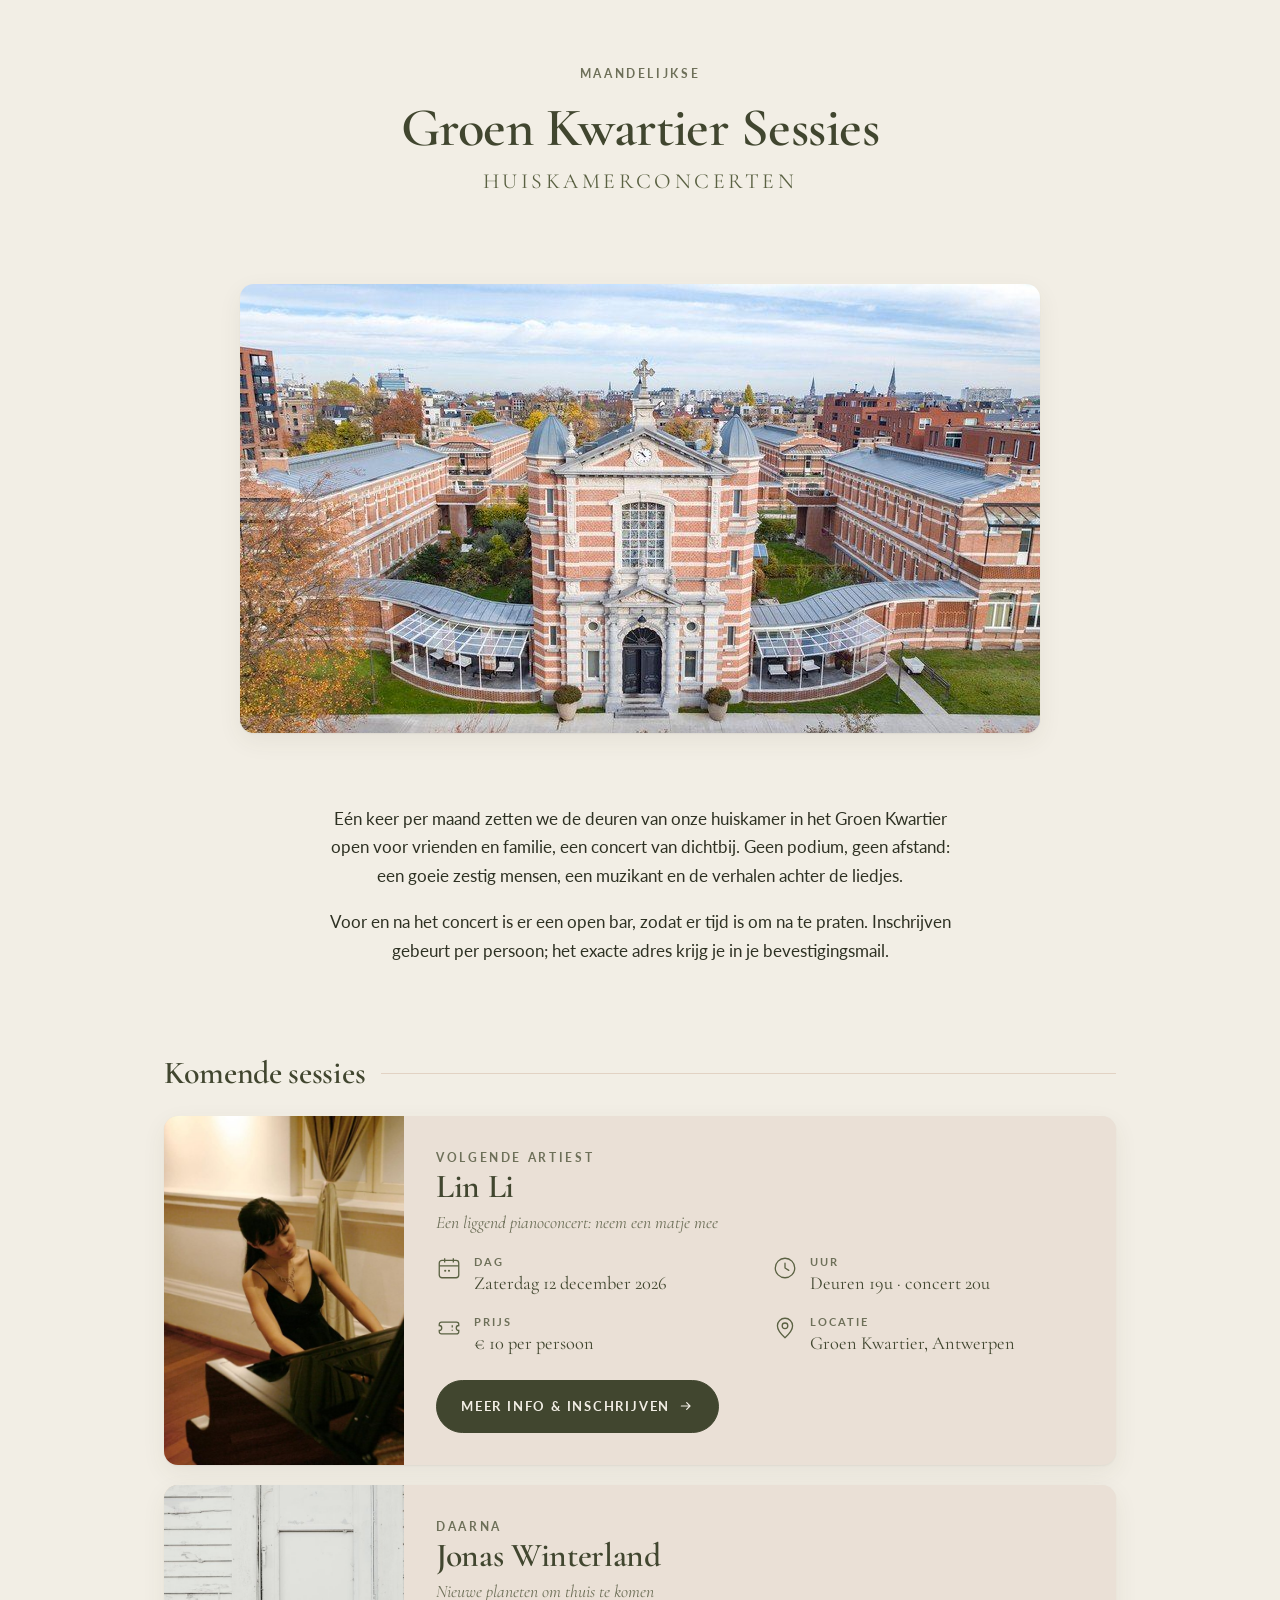
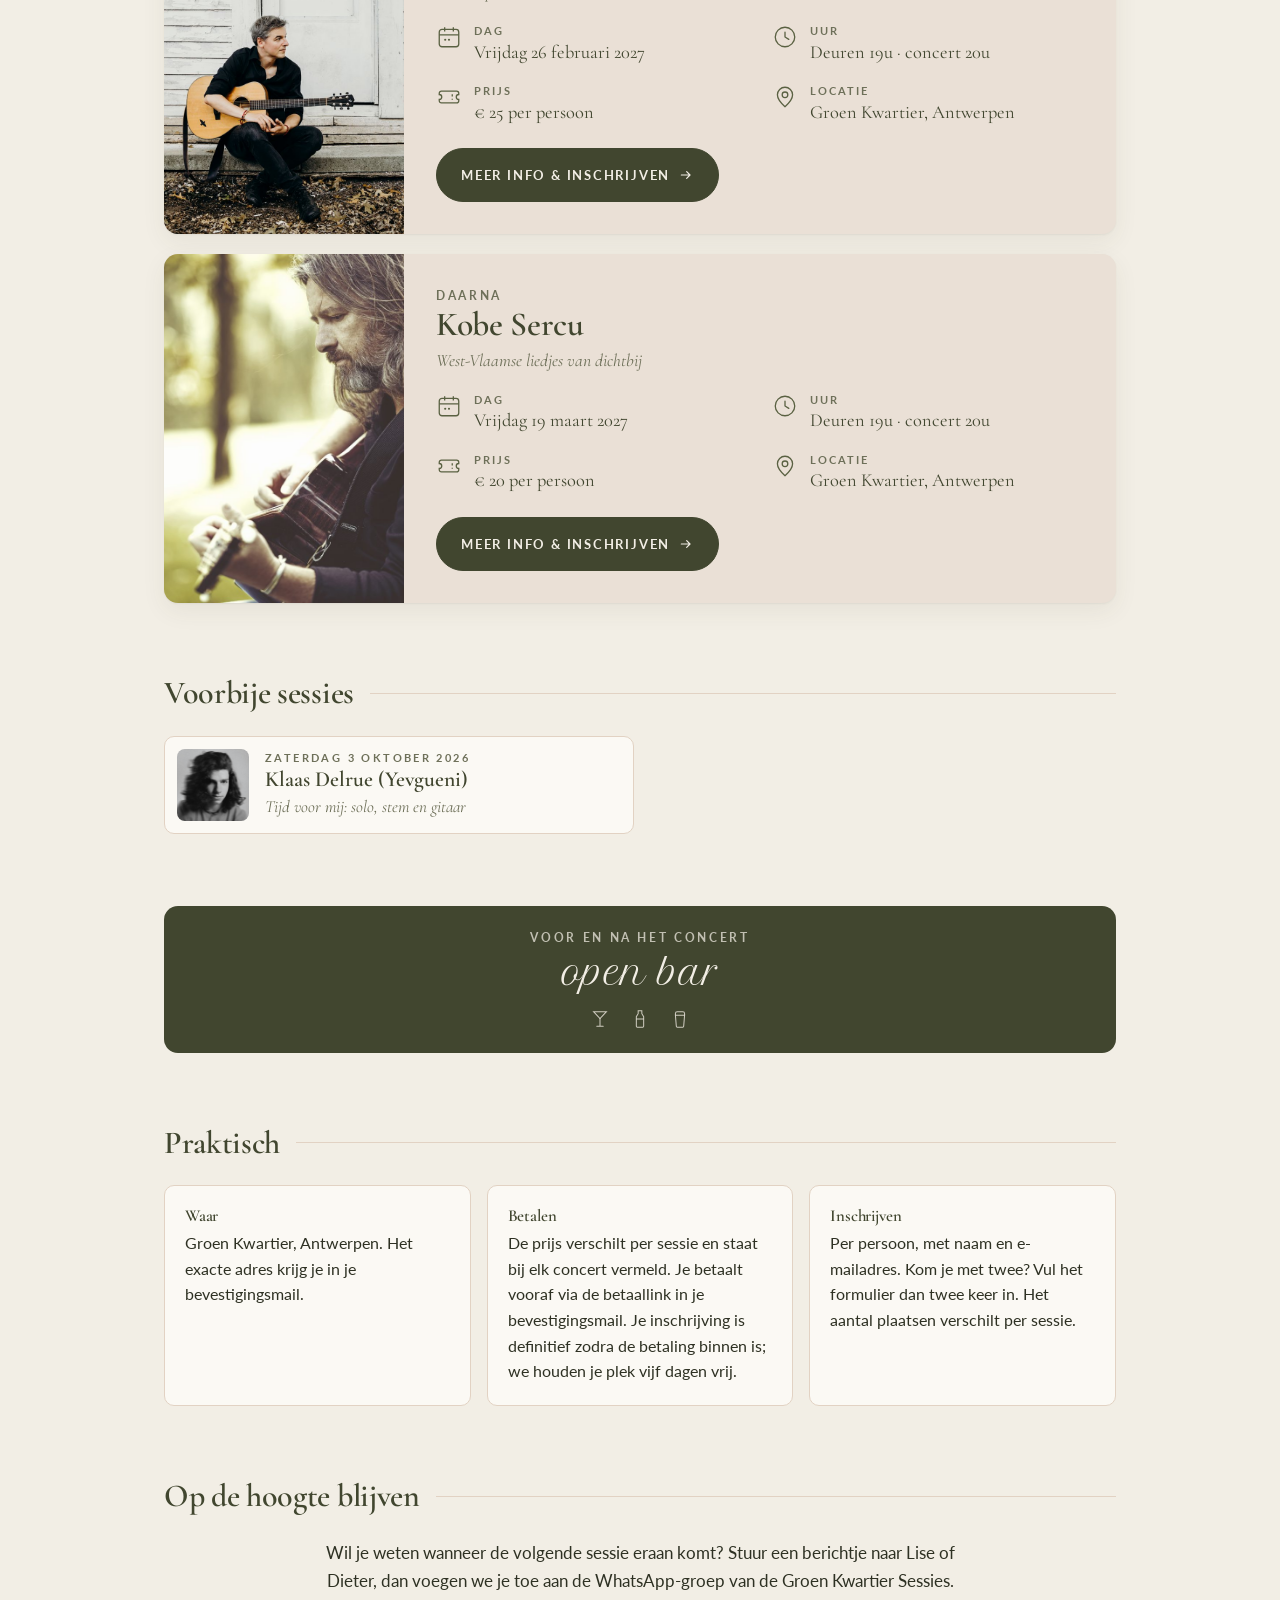
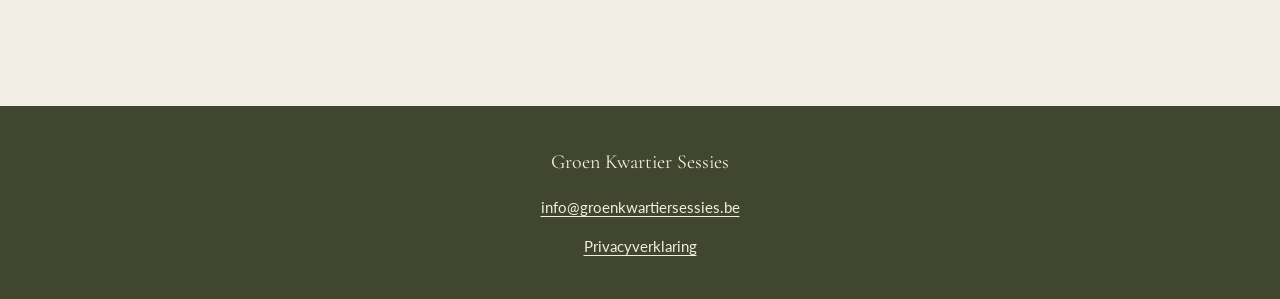
<file: index.html>
<!DOCTYPE html>
<html lang="nl">
<head>
<meta charset="utf-8">
<meta name="viewport" content="width=device-width, initial-scale=1">
<title>Groen Kwartier Sessies — Huiskamerconcerten in Antwerpen</title>
<meta name="description" content="Maandelijkse huiskamerconcerten in het Groen Kwartier, Antwerpen. Dicht bij de muziek. Dicht bij elkaar. Bekijk de komende sessies en schrijf je in.">
<link rel="canonical" href="https://groenkwartiersessies.be/">
<meta property="og:type" content="website">
<meta property="og:title" content="Groen Kwartier Sessies — Huiskamerconcerten">
<meta property="og:description" content="Maandelijkse huiskamerconcerten in het Groen Kwartier, Antwerpen. Dicht bij de muziek. Dicht bij elkaar.">
<meta property="og:url" content="https://groenkwartiersessies.be/">
<meta property="og:image" content="https://groenkwartiersessies.be/img/sfeer/groen-kwartier.jpg">
<meta property="og:locale" content="nl_BE">
<meta name="theme-color" content="#41462F">
<link rel="icon" href="img/favicon.svg" type="image/svg+xml">
<link rel="apple-touch-icon" href="img/favicon.svg">
<link rel="preconnect" href="https://fonts.googleapis.com">
<link rel="preconnect" href="https://fonts.gstatic.com" crossorigin>
<link href="https://fonts.googleapis.com/css2?family=Cormorant+Garamond:ital,wght@0,400;0,600;1,400&family=Lato:wght@400;700&family=Petit+Formal+Script&display=swap" rel="stylesheet">
<link rel="stylesheet" href="css/stijl.css">
</head>
<body>

<header class="sitekop wrap">
  <p class="label">Maandelijkse</p>
  <h1>Groen&nbsp;Kwartier Sessies</h1>
  <p class="ondertitel">Huiskamerconcerten</p>
</header>

<main>

  <!-- Sfeerbeeld van de buurt -->
  <section class="wrap">
    <figure class="sfeerbeeld">
      <img src="img/sfeer/groen-kwartier.jpg" width="800" height="449"
           alt="Luchtfoto van het Groen Kwartier in Antwerpen: het oude militair hospitaal met zijn
                rood-witte bakstenen gevel, de klokkentoren en de glazen serres, met de stad erachter."
           decoding="async">
    </figure>
  </section>

  <!-- Intro -->
  <section class="wrap" aria-labelledby="intro-titel">
    <h2 id="intro-titel" class="visueel-verborgen">Wat zijn de Groen Kwartier Sessies?</h2>
    <div class="intro">
      <p>Eén keer per maand zetten we de deuren van onze huiskamer in het Groen Kwartier open
        voor vrienden en familie, een concert van dichtbij. Geen podium, geen afstand:
        een goeie zestig mensen, een muzikant en de verhalen achter de liedjes.</p>
      <p>Voor en na het concert is er een open bar, zodat er tijd is om na te praten.
        Inschrijven gebeurt per persoon; het exacte adres krijg je in je bevestigingsmail.</p>
    </div>
  </section>

  <!-- Komende sessies -->
  <section class="wrap" aria-labelledby="sessies-titel">
    <div class="kop-met-lijn">
      <h2 id="sessies-titel">Komende sessies</h2>
    </div>

    <div class="sessies">

      <!-- ===== SESSIE: LIN LI ===== -->
      <article class="sessie">
        <div class="sessie-foto">
          <img src="img/artiesten/lin-li-klein.jpg" width="600" height="800"
               alt="Lin Li achter een vleugel in een warm verlichte kamer" loading="lazy" decoding="async">
        </div>
        <div class="sessie-inhoud">
          <p class="label">Volgende artiest</p>
          <h3>Lin Li</h3>
          <p class="sessie-tussentitel">Een liggend pianoconcert: neem een matje mee</p>

          <ul class="details">
            <li>
              <!-- kalender -->
              <svg viewBox="0 0 24 24" fill="none" stroke="currentColor" stroke-width="1.2" aria-hidden="true">
                <rect x="3" y="5" width="18" height="16" rx="2.5"/>
                <path d="M3 10h18M8 3v4M16 3v4"/>
                <circle cx="8.5" cy="14.5" r="1" fill="currentColor" stroke="none"/>
                <circle cx="12" cy="14.5" r="1" fill="currentColor" stroke="none"/>
              </svg>
              <span><span class="dt">Dag</span><span class="dd">Zaterdag 12 december 2026</span></span>
            </li>
            <li>
              <!-- klok -->
              <svg viewBox="0 0 24 24" fill="none" stroke="currentColor" stroke-width="1.2" aria-hidden="true">
                <circle cx="12" cy="12" r="9"/>
                <path d="M12 7.5V12l3.5 2.2" stroke-linecap="round"/>
              </svg>
              <span><span class="dt">Uur</span><span class="dd">Deuren 19u &middot; concert 20u</span></span>
            </li>
            <li>
              <!-- ticket -->
              <svg viewBox="0 0 24 24" fill="none" stroke="currentColor" stroke-width="1.2" aria-hidden="true">
                <path d="M3 8.5A2 2 0 0 1 5 6.5h14a2 2 0 0 1 2 2v1.2a2.3 2.3 0 0 0 0 4.6v1.2a2 2 0 0 1-2 2H5a2 2 0 0 1-2-2v-1.2a2.3 2.3 0 0 0 0-4.6z"/>
                <path d="M15 9.5v5" stroke-dasharray="2 2"/>
              </svg>
              <span><span class="dt">Prijs</span><span class="dd">&euro; 10 per persoon</span></span>
            </li>
            <li>
              <!-- locatie -->
              <svg viewBox="0 0 24 24" fill="none" stroke="currentColor" stroke-width="1.2" aria-hidden="true">
                <path d="M12 21s7-6.2 7-11a7 7 0 1 0-14 0c0 4.8 7 11 7 11z"/>
                <circle cx="12" cy="10" r="2.6"/>
              </svg>
              <span><span class="dt">Locatie</span><span class="dd">Groen Kwartier, Antwerpen</span></span>
            </li>
          </ul>

          <a class="knop" href="sessies/2026-12-12-lin-li.html">
            Meer info &amp; inschrijven
            <svg viewBox="0 0 24 24" width="16" height="16" fill="none" stroke="currentColor" stroke-width="1.8" aria-hidden="true">
              <path d="M5 12h13m0 0-5-5m5 5-5 5" stroke-linecap="round" stroke-linejoin="round"/>
            </svg>
          </a>
        </div>
      </article>
      <!-- ===== EINDE SESSIE ===== -->

      <!-- ===== SESSIE: JONAS WINTERLAND ===== -->
      <article class="sessie">
        <div class="sessie-foto">
          <img src="img/artiesten/winterland%202.jpeg" width="1280" height="960" style="object-position:40% 50%"
               alt="Jonas Winterland met zijn akoestische gitaar voor een witte houten gevel" loading="lazy" decoding="async">
        </div>
        <div class="sessie-inhoud">
          <p class="label">Daarna</p>
          <h3>Jonas Winterland</h3>
          <p class="sessie-tussentitel">Nieuwe planeten om thuis te komen</p>

          <ul class="details">
            <li>
              <!-- kalender -->
              <svg viewBox="0 0 24 24" fill="none" stroke="currentColor" stroke-width="1.2" aria-hidden="true">
                <rect x="3" y="5" width="18" height="16" rx="2.5"/>
                <path d="M3 10h18M8 3v4M16 3v4"/>
                <circle cx="8.5" cy="14.5" r="1" fill="currentColor" stroke="none"/>
                <circle cx="12" cy="14.5" r="1" fill="currentColor" stroke="none"/>
              </svg>
              <span><span class="dt">Dag</span><span class="dd">Vrijdag 26 februari 2027</span></span>
            </li>
            <li>
              <!-- klok -->
              <svg viewBox="0 0 24 24" fill="none" stroke="currentColor" stroke-width="1.2" aria-hidden="true">
                <circle cx="12" cy="12" r="9"/>
                <path d="M12 7.5V12l3.5 2.2" stroke-linecap="round"/>
              </svg>
              <span><span class="dt">Uur</span><span class="dd">Deuren 19u &middot; concert 20u</span></span>
            </li>
            <li>
              <!-- ticket -->
              <svg viewBox="0 0 24 24" fill="none" stroke="currentColor" stroke-width="1.2" aria-hidden="true">
                <path d="M3 8.5A2 2 0 0 1 5 6.5h14a2 2 0 0 1 2 2v1.2a2.3 2.3 0 0 0 0 4.6v1.2a2 2 0 0 1-2 2H5a2 2 0 0 1-2-2v-1.2a2.3 2.3 0 0 0 0-4.6z"/>
                <path d="M15 9.5v5" stroke-dasharray="2 2"/>
              </svg>
              <span><span class="dt">Prijs</span><span class="dd">&euro; 25 per persoon</span></span>
            </li>
            <li>
              <!-- locatie -->
              <svg viewBox="0 0 24 24" fill="none" stroke="currentColor" stroke-width="1.2" aria-hidden="true">
                <path d="M12 21s7-6.2 7-11a7 7 0 1 0-14 0c0 4.8 7 11 7 11z"/>
                <circle cx="12" cy="10" r="2.6"/>
              </svg>
              <span><span class="dt">Locatie</span><span class="dd">Groen Kwartier, Antwerpen</span></span>
            </li>
          </ul>

          <a class="knop" href="sessies/2027-02-26-jonas-winterland.html">
            Meer info &amp; inschrijven
            <svg viewBox="0 0 24 24" width="16" height="16" fill="none" stroke="currentColor" stroke-width="1.8" aria-hidden="true">
              <path d="M5 12h13m0 0-5-5m5 5-5 5" stroke-linecap="round" stroke-linejoin="round"/>
            </svg>
          </a>
        </div>
      </article>
      <!-- ===== EINDE SESSIE ===== -->

      <!-- ===== SESSIE: KOBE SERCU ===== -->
      <article class="sessie">
        <div class="sessie-foto">
          <img src="img/artiesten/kobe-sercu-klein.jpg" width="600" height="800"
               alt="Kobe Sercu speelt op zijn akoestische gitaar, buiten in het groen" loading="lazy" decoding="async">
        </div>
        <div class="sessie-inhoud">
          <p class="label">Daarna</p>
          <h3>Kobe Sercu</h3>
          <p class="sessie-tussentitel">West-Vlaamse liedjes van dichtbij</p>

          <ul class="details">
            <li>
              <!-- kalender -->
              <svg viewBox="0 0 24 24" fill="none" stroke="currentColor" stroke-width="1.2" aria-hidden="true">
                <rect x="3" y="5" width="18" height="16" rx="2.5"/>
                <path d="M3 10h18M8 3v4M16 3v4"/>
                <circle cx="8.5" cy="14.5" r="1" fill="currentColor" stroke="none"/>
                <circle cx="12" cy="14.5" r="1" fill="currentColor" stroke="none"/>
              </svg>
              <span><span class="dt">Dag</span><span class="dd">Vrijdag 19 maart 2027</span></span>
            </li>
            <li>
              <!-- klok -->
              <svg viewBox="0 0 24 24" fill="none" stroke="currentColor" stroke-width="1.2" aria-hidden="true">
                <circle cx="12" cy="12" r="9"/>
                <path d="M12 7.5V12l3.5 2.2" stroke-linecap="round"/>
              </svg>
              <span><span class="dt">Uur</span><span class="dd">Deuren 19u &middot; concert 20u</span></span>
            </li>
            <li>
              <!-- ticket -->
              <svg viewBox="0 0 24 24" fill="none" stroke="currentColor" stroke-width="1.2" aria-hidden="true">
                <path d="M3 8.5A2 2 0 0 1 5 6.5h14a2 2 0 0 1 2 2v1.2a2.3 2.3 0 0 0 0 4.6v1.2a2 2 0 0 1-2 2H5a2 2 0 0 1-2-2v-1.2a2.3 2.3 0 0 0 0-4.6z"/>
                <path d="M15 9.5v5" stroke-dasharray="2 2"/>
              </svg>
              <span><span class="dt">Prijs</span><span class="dd">&euro; 20 per persoon</span></span>
            </li>
            <li>
              <!-- locatie -->
              <svg viewBox="0 0 24 24" fill="none" stroke="currentColor" stroke-width="1.2" aria-hidden="true">
                <path d="M12 21s7-6.2 7-11a7 7 0 1 0-14 0c0 4.8 7 11 7 11z"/>
                <circle cx="12" cy="10" r="2.6"/>
              </svg>
              <span><span class="dt">Locatie</span><span class="dd">Groen Kwartier, Antwerpen</span></span>
            </li>
          </ul>

          <a class="knop" href="sessies/2027-03-19-kobe-sercu.html">
            Meer info &amp; inschrijven
            <svg viewBox="0 0 24 24" width="16" height="16" fill="none" stroke="currentColor" stroke-width="1.8" aria-hidden="true">
              <path d="M5 12h13m0 0-5-5m5 5-5 5" stroke-linecap="round" stroke-linejoin="round"/>
            </svg>
          </a>
        </div>
      </article>
      <!-- ===== EINDE SESSIE ===== -->

    </div>

    <!-- Staat er geen enkele sessie in de agenda? Vervang dan het blok
         hierboven door dit blok:
    <p class="lege-agenda">De volgende sessie wordt binnenkort aangekondigd.</p>
    -->
  </section>

  <!-- Voorbije sessies -->
  <section class="wrap" aria-labelledby="voorbij-titel">
    <div class="kop-met-lijn">
      <h2 id="voorbij-titel">Voorbije sessies</h2>
    </div>

    <div class="voorbij">

      <!-- ===== VOORBIJ: KLAAS ===== -->
      <a class="voorbij-kaart" href="sessies/2026-10-03-klaas.html">
        <img src="img/artiesten/klaas-klein.jpg" width="600" height="800" alt="" loading="lazy" decoding="async">
        <span>
          <span class="label">Zaterdag 3 oktober 2026</span>
          <span class="voorbij-naam">Klaas Delrue (Yevgueni)</span>
          <span class="voorbij-sub">Tijd voor mij: solo, stem en gitaar</span>
        </span>
      </a>

    </div>
  </section>

  <!-- Open bar-balk, zoals onderaan de poster -->
  <section class="wrap">
    <div class="balk">
      <p class="label">Voor en na het concert</p>
      <p class="groot">open bar</p>
      <div class="balk-iconen" aria-hidden="true">
        <svg viewBox="0 0 24 24" fill="none" stroke="currentColor" stroke-width="1.1">
          <path d="M5 4h14l-7 7.5z"/><path d="M12 11.5V20M8.5 20h7" stroke-linecap="round"/>
        </svg>
        <svg viewBox="0 0 24 24" fill="none" stroke="currentColor" stroke-width="1.1">
          <path d="M10 3h4v3.2l2 3.2V20a1 1 0 0 1-1 1H9a1 1 0 0 1-1-1V9.4l2-3.2z"/><path d="M8 12h8"/>
        </svg>
        <svg viewBox="0 0 24 24" fill="none" stroke="currentColor" stroke-width="1.1">
          <path d="M7 8h10l-1 12a1 1 0 0 1-1 1H9a1 1 0 0 1-1-1z"/><path d="M7 8V6a2 2 0 0 1 2-2h6a2 2 0 0 1 2 2v2"/>
        </svg>
      </div>
    </div>
  </section>

  <!-- Praktisch -->
  <section class="wrap" aria-labelledby="praktisch-titel">
    <div class="kop-met-lijn">
      <h2 id="praktisch-titel">Praktisch</h2>
    </div>
    <div class="praktisch">
      <article>
        <h3>Waar</h3>
        <p>Groen Kwartier, Antwerpen. Het exacte adres krijg je in je bevestigingsmail.</p>
      </article>
      <article>
        <h3>Betalen</h3>
        <p>De prijs verschilt per sessie en staat bij elk concert vermeld. Je betaalt vooraf via
          de betaallink in je bevestigingsmail. Je inschrijving is definitief zodra de betaling
          binnen is; we houden je plek vijf dagen vrij.</p>
      </article>
      <article>
        <h3>Inschrijven</h3>
        <p>Per persoon, met naam en e-mailadres. Kom je met twee? Vul het formulier dan
          twee keer in. Het aantal plaatsen verschilt per sessie.</p>
      </article>
    </div>
  </section>

  <!-- Op de hoogte blijven -->
  <section class="wrap" aria-labelledby="hoogte-titel">
    <div class="kop-met-lijn">
      <h2 id="hoogte-titel">Op de hoogte blijven</h2>
    </div>
    <div class="intro">
      <p>Wil je weten wanneer de volgende sessie eraan komt? Stuur een berichtje naar Lise of
        Dieter, dan voegen we je toe aan de WhatsApp-groep van de Groen Kwartier Sessies.</p>
    </div>
  </section>

</main>

<footer class="voet">
  <div class="wrap">
    <p class="voet-titel">Groen Kwartier Sessies</p>
    <p><a href="mailto:info@groenkwartiersessies.be">info@groenkwartiersessies.be</a></p>
    <p><a href="privacy.html">Privacyverklaring</a></p>
  </div>
</footer>

</body>
</html>
</file>
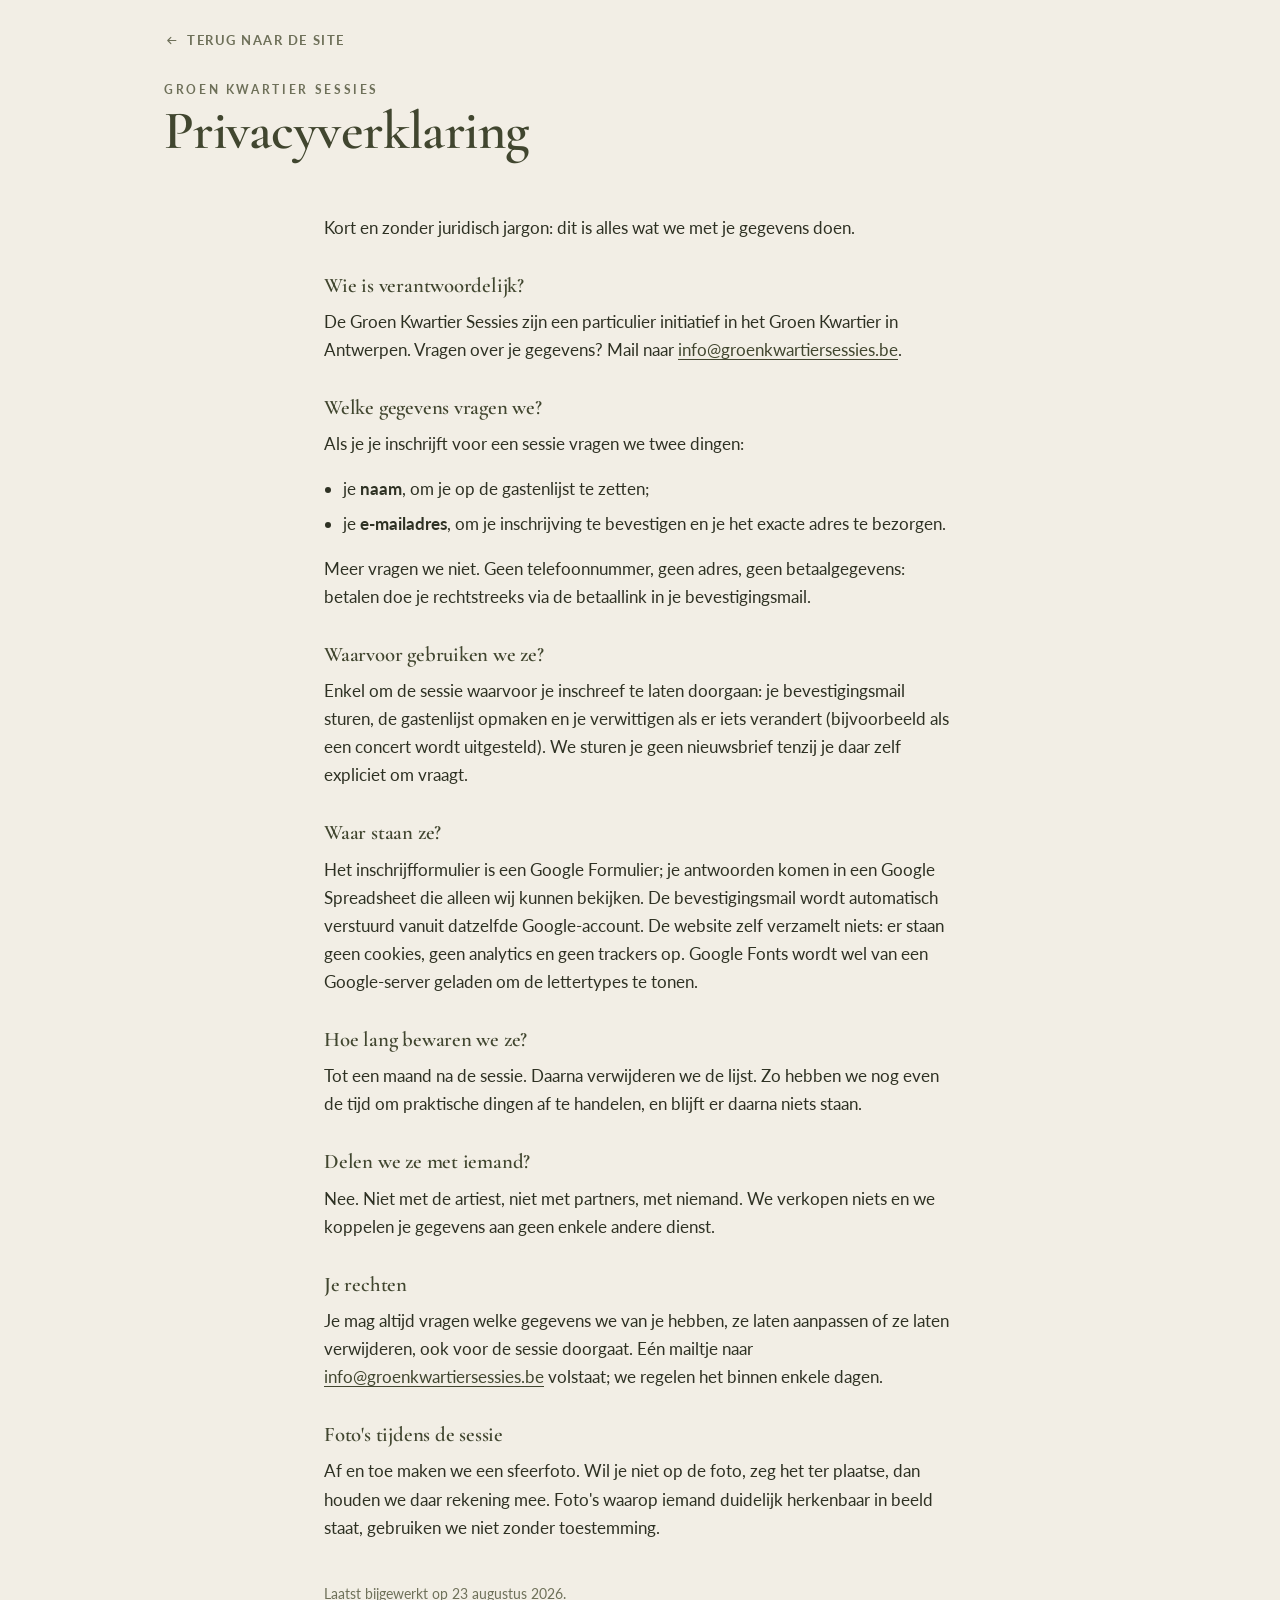
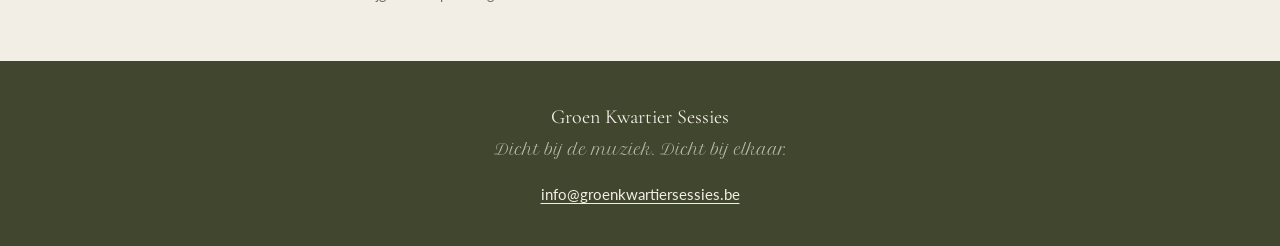
<file: privacy.html>
<!DOCTYPE html>
<html lang="nl">
<head>
<meta charset="utf-8">
<meta name="viewport" content="width=device-width, initial-scale=1">
<title>Privacyverklaring | Groen Kwartier Sessies</title>
<meta name="description" content="Hoe de Groen Kwartier Sessies met je gegevens omgaan: welke gegevens we vragen, waarvoor, hoe lang we ze bewaren en hoe je ze laat verwijderen.">
<meta name="robots" content="noindex, follow">
<link rel="canonical" href="https://groenkwartiersessies.be/privacy.html">
<meta name="theme-color" content="#41462F">
<link rel="icon" href="img/favicon.svg" type="image/svg+xml">
<link rel="apple-touch-icon" href="img/favicon.svg">
<link rel="preconnect" href="https://fonts.googleapis.com">
<link rel="preconnect" href="https://fonts.gstatic.com" crossorigin>
<link href="https://fonts.googleapis.com/css2?family=Cormorant+Garamond:ital,wght@0,400;0,600;1,400&family=Lato:wght@400;700&family=Petit+Formal+Script&display=swap" rel="stylesheet">
<link rel="stylesheet" href="css/stijl.css">
</head>
<body>

<div class="wrap" style="padding-top:1.75rem">
  <a class="knop knop--terug" href="index.html">
    <svg viewBox="0 0 24 24" width="15" height="15" fill="none" stroke="currentColor" stroke-width="1.8" aria-hidden="true">
      <path d="M19 12H6m0 0 5-5m-5 5 5 5" stroke-linecap="round" stroke-linejoin="round"/>
    </svg>
    Terug naar de site
  </a>
</div>

<header class="wrap event-kop">
  <p class="label">Groen Kwartier Sessies</p>
  <h1>Privacyverklaring</h1>
</header>

<main class="wrap tekstpagina">

  <p>Kort en zonder juridisch jargon: dit is alles wat we met je gegevens doen.</p>

  <h2>Wie is verantwoordelijk?</h2>
  <p>De Groen Kwartier Sessies zijn een particulier initiatief in het Groen Kwartier in Antwerpen.
    Vragen over je gegevens? Mail naar
    <a href="mailto:info@groenkwartiersessies.be">info@groenkwartiersessies.be</a>.</p>

  <h2>Welke gegevens vragen we?</h2>
  <p>Als je je inschrijft voor een sessie vragen we twee dingen:</p>
  <ul>
    <li>je <strong>naam</strong>, om je op de gastenlijst te zetten;</li>
    <li>je <strong>e-mailadres</strong>, om je inschrijving te bevestigen en je het exacte adres
      te bezorgen.</li>
  </ul>
  <p>Meer vragen we niet. Geen telefoonnummer, geen adres, geen betaalgegevens: betalen doe je
    rechtstreeks via de betaallink in je bevestigingsmail.</p>

  <h2>Waarvoor gebruiken we ze?</h2>
  <p>Enkel om de sessie waarvoor je inschreef te laten doorgaan: je bevestigingsmail sturen,
    de gastenlijst opmaken en je verwittigen als er iets verandert (bijvoorbeeld als een concert
    wordt uitgesteld). We sturen je geen nieuwsbrief tenzij je daar zelf expliciet om vraagt.</p>

  <h2>Waar staan ze?</h2>
  <p>Het inschrijfformulier is een Google Formulier; je antwoorden komen in een Google
    Spreadsheet die alleen wij kunnen bekijken. De bevestigingsmail wordt automatisch verstuurd
    vanuit datzelfde Google-account. De website zelf verzamelt niets: er staan geen cookies,
    geen analytics en geen trackers op. Google Fonts wordt wel van een Google-server geladen om
    de lettertypes te tonen.</p>

  <h2>Hoe lang bewaren we ze?</h2>
  <p>Tot een maand na de sessie. Daarna verwijderen we de lijst. Zo hebben we nog even de tijd om
    praktische dingen af te handelen, en blijft er daarna niets staan.</p>

  <h2>Delen we ze met iemand?</h2>
  <p>Nee. Niet met de artiest, niet met partners, met niemand. We verkopen niets en we koppelen
    je gegevens aan geen enkele andere dienst.</p>

  <h2>Je rechten</h2>
  <p>Je mag altijd vragen welke gegevens we van je hebben, ze laten aanpassen of ze laten
    verwijderen, ook voor de sessie doorgaat. Eén mailtje naar
    <a href="mailto:info@groenkwartiersessies.be">info@groenkwartiersessies.be</a> volstaat;
    we regelen het binnen enkele dagen.</p>

  <h2>Foto's tijdens de sessie</h2>
  <p>Af en toe maken we een sfeerfoto. Wil je niet op de foto, zeg het ter plaatse, dan houden
    we daar rekening mee. Foto's waarop iemand duidelijk herkenbaar in beeld staat, gebruiken we
    niet zonder toestemming.</p>

  <p style="margin-top:2.5rem;font-size:.9rem;color:var(--tekst-zacht)">
    Laatst bijgewerkt op 23 augustus 2026.</p>

</main>

<footer class="voet">
  <div class="wrap">
    <p class="voet-titel">Groen Kwartier Sessies</p>
    <p class="voet-slogan">Dicht bij de muziek. Dicht bij elkaar.</p>
    <p><a href="mailto:info@groenkwartiersessies.be">info@groenkwartiersessies.be</a></p>
  </div>
</footer>

</body>
</html>
</file>
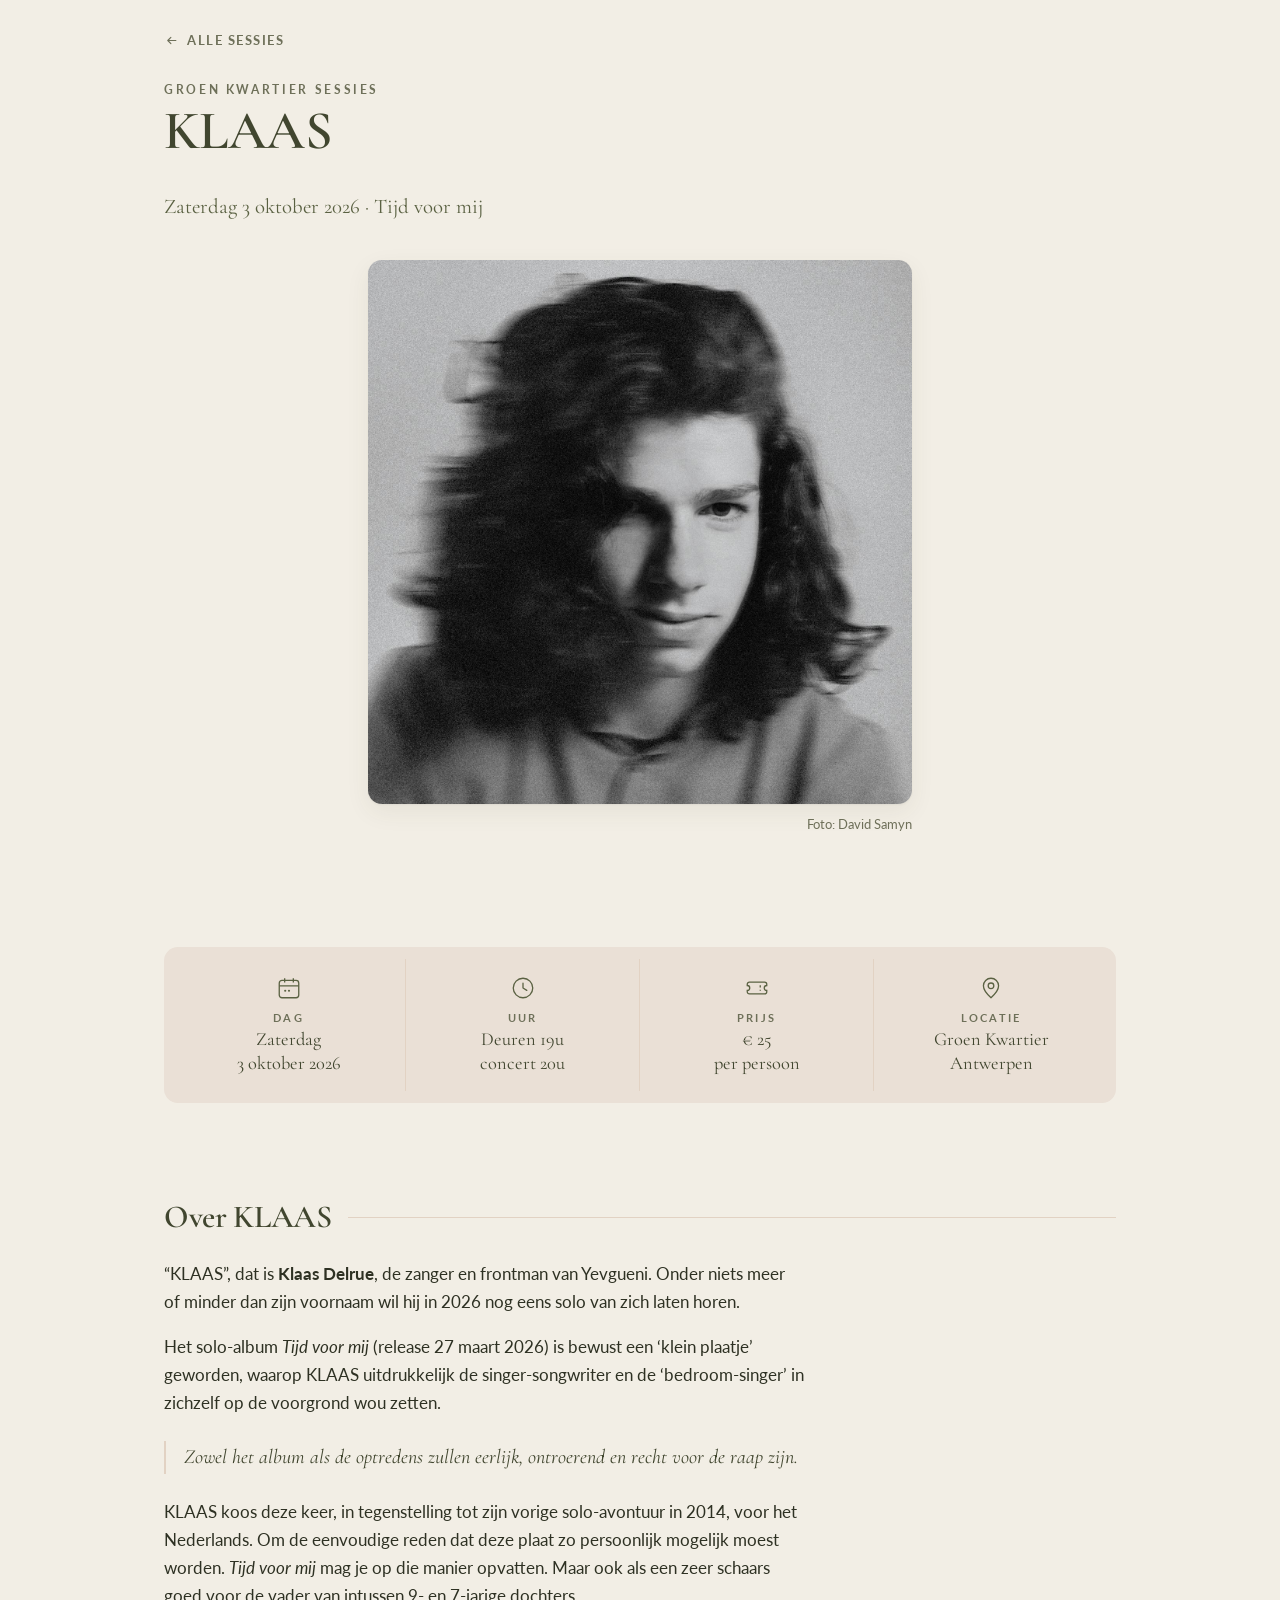
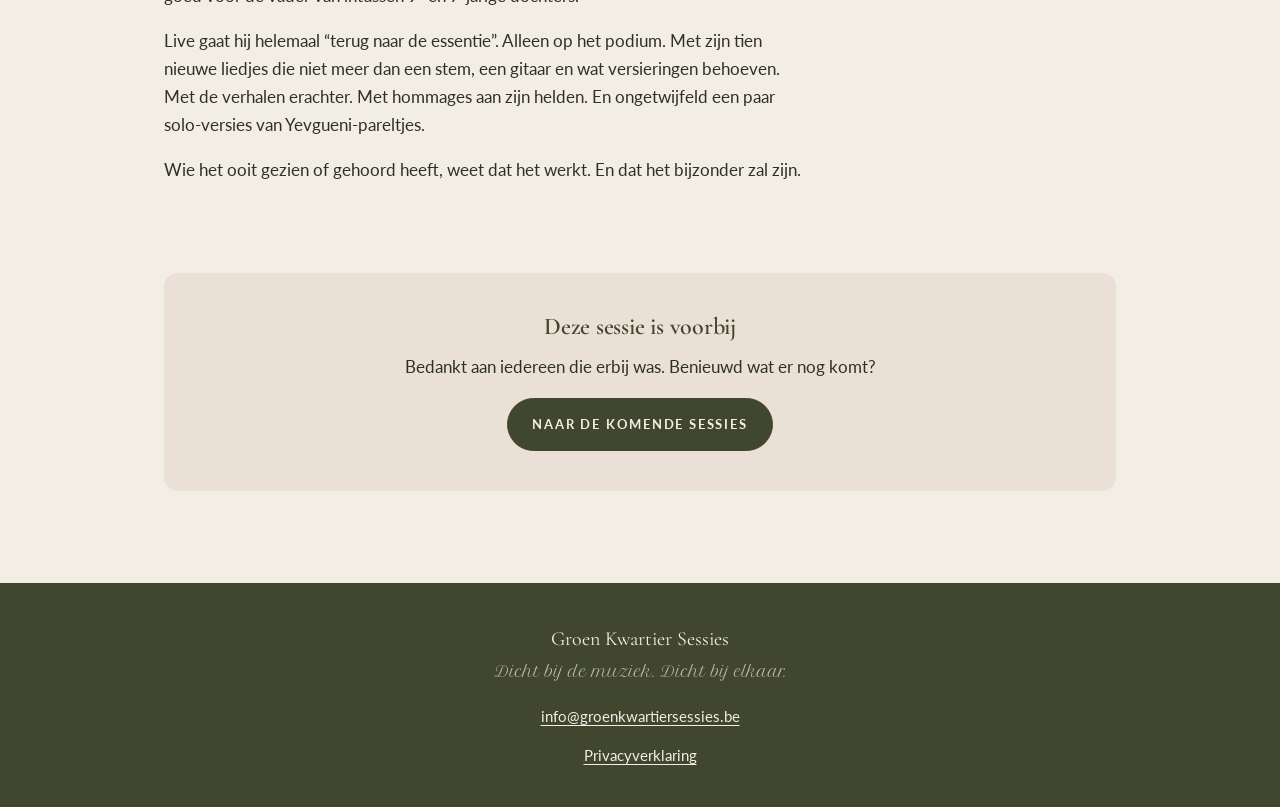
<file: sessies/2026-10-03-klaas.html>
<!DOCTYPE html>
<html lang="nl">
<head>
<meta charset="utf-8">
<meta name="viewport" content="width=device-width, initial-scale=1">
<title>KLAAS — zaterdag 3 oktober 2026 | Groen Kwartier Sessies</title>
<meta name="description" content="KLAAS (Klaas Delrue van Yevgueni) solo in de huiskamer: stem, gitaar en de verhalen achter Tijd voor mij. Zaterdag 3 oktober 2026, Groen Kwartier Antwerpen. € 25.">
<link rel="canonical" href="https://groenkwartiersessies.be/sessies/2026-10-03-klaas.html">
<meta property="og:type" content="article">
<meta property="og:title" content="KLAAS — Groen Kwartier Sessies, 3 oktober 2026">
<meta property="og:description" content="Klaas Delrue solo in de huiskamer: stem, gitaar en de verhalen achter Tijd voor mij.">
<meta property="og:url" content="https://groenkwartiersessies.be/sessies/2026-10-03-klaas.html">
<meta property="og:image" content="https://groenkwartiersessies.be/img/artiesten/klaas.jpg">
<meta property="og:locale" content="nl_BE">
<meta name="theme-color" content="#41462F">
<link rel="icon" href="../img/favicon.svg" type="image/svg+xml">
<link rel="apple-touch-icon" href="../img/favicon.svg">
<link rel="preconnect" href="https://fonts.googleapis.com">
<link rel="preconnect" href="https://fonts.gstatic.com" crossorigin>
<link href="https://fonts.googleapis.com/css2?family=Cormorant+Garamond:ital,wght@0,400;0,600;1,400&family=Lato:wght@400;700&family=Petit+Formal+Script&display=swap" rel="stylesheet">
<link rel="stylesheet" href="../css/stijl.css">
</head>
<body>

<div class="wrap" style="padding-top:1.75rem">
  <a class="knop knop--terug" href="../index.html">
    <svg viewBox="0 0 24 24" width="15" height="15" fill="none" stroke="currentColor" stroke-width="1.8" aria-hidden="true">
      <path d="M19 12H6m0 0 5-5m-5 5 5 5" stroke-linecap="round" stroke-linejoin="round"/>
    </svg>
    Alle sessies
  </a>
</div>

<header class="wrap event-kop">
  <p class="label">Groen Kwartier Sessies</p>
  <h1>KLAAS</h1>
  <p class="datumregel">Zaterdag 3 oktober 2026 &middot; Tijd voor mij</p>
</header>

<main>

  <!-- Artiestfoto -->
  <section class="wrap">
    <figure>
      <div class="artiestfoto">
        <img src="../img/artiesten/klaas.jpg" width="1400" height="1400"
             alt="Zwart-witportret van KLAAS: half verscholen achter zijn haar, één oog gericht op de camera."
             decoding="async">
      </div>
      <figcaption>Foto: David Samyn</figcaption>
    </figure>
  </section>

  <!-- Detailrij -->
  <section class="wrap" aria-labelledby="detail-titel">
    <h2 id="detail-titel" class="visueel-verborgen">Praktische details</h2>
    <ul class="details details--rij">
      <li>
        <svg viewBox="0 0 24 24" fill="none" stroke="currentColor" stroke-width="1.2" aria-hidden="true">
          <rect x="3" y="5" width="18" height="16" rx="2.5"/>
          <path d="M3 10h18M8 3v4M16 3v4"/>
          <circle cx="8.5" cy="14.5" r="1" fill="currentColor" stroke="none"/>
          <circle cx="12" cy="14.5" r="1" fill="currentColor" stroke="none"/>
        </svg>
        <span><span class="dt">Dag</span><span class="dd">Zaterdag<br>3 oktober 2026</span></span>
      </li>
      <li>
        <svg viewBox="0 0 24 24" fill="none" stroke="currentColor" stroke-width="1.2" aria-hidden="true">
          <circle cx="12" cy="12" r="9"/>
          <path d="M12 7.5V12l3.5 2.2" stroke-linecap="round"/>
        </svg>
        <span><span class="dt">Uur</span><span class="dd">Deuren 19u<br>concert 20u</span></span>
      </li>
      <li>
        <svg viewBox="0 0 24 24" fill="none" stroke="currentColor" stroke-width="1.2" aria-hidden="true">
          <path d="M3 8.5A2 2 0 0 1 5 6.5h14a2 2 0 0 1 2 2v1.2a2.3 2.3 0 0 0 0 4.6v1.2a2 2 0 0 1-2 2H5a2 2 0 0 1-2-2v-1.2a2.3 2.3 0 0 0 0-4.6z"/>
          <path d="M15 9.5v5" stroke-dasharray="2 2"/>
        </svg>
        <span><span class="dt">Prijs</span><span class="dd">€ 25<br>per persoon</span></span>
      </li>
      <li>
        <svg viewBox="0 0 24 24" fill="none" stroke="currentColor" stroke-width="1.2" aria-hidden="true">
          <path d="M12 21s7-6.2 7-11a7 7 0 1 0-14 0c0 4.8 7 11 7 11z"/>
          <circle cx="12" cy="10" r="2.6"/>
        </svg>
        <span><span class="dt">Locatie</span><span class="dd">Groen Kwartier<br>Antwerpen</span></span>
      </li>
    </ul>
  </section>

  <!-- Over de artiest -->
  <section class="wrap" aria-labelledby="bio-titel">
    <div class="kop-met-lijn">
      <h2 id="bio-titel">Over KLAAS</h2>
    </div>
    <div class="bio">
      <p>&ldquo;KLAAS&rdquo;, dat is <strong>Klaas Delrue</strong>, de zanger en frontman van Yevgueni.
        Onder niets meer of minder dan zijn voornaam wil hij in 2026 nog eens solo van zich laten horen.</p>

      <p>Het solo-album <em>Tijd voor mij</em> (release 27 maart 2026) is bewust een &lsquo;klein plaatje&rsquo;
        geworden, waarop KLAAS uitdrukkelijk de singer-songwriter en de &lsquo;bedroom-singer&rsquo; in
        zichzelf op de voorgrond wou zetten.</p>

      <blockquote class="citaat">
        Zowel het album als de optredens zullen eerlijk, ontroerend en recht voor de raap zijn.
      </blockquote>

      <p>KLAAS koos deze keer, in tegenstelling tot zijn vorige solo-avontuur in 2014,
        voor het Nederlands. Om de eenvoudige reden dat deze plaat zo persoonlijk mogelijk moest worden.
        <em>Tijd voor mij</em> mag je op die manier opvatten. Maar ook als een zeer schaars goed voor de
        vader van intussen 9- en 7-jarige dochters.</p>

      <p>Live gaat hij helemaal &ldquo;terug naar de essentie&rdquo;. Alleen op het podium. Met zijn tien
        nieuwe liedjes die niet meer dan een stem, een gitaar en wat versieringen behoeven. Met de verhalen
        erachter. Met hommages aan zijn helden. En ongetwijfeld een paar solo-versies van
        Yevgueni-pareltjes.</p>

      <p>Wie het ooit gezien of gehoord heeft, weet dat het werkt. En dat het bijzonder zal zijn.</p>
    </div>
  </section>

  <!-- Voorbij -->
  <section class="wrap">
    <div class="volzet-blok">
      <h3>Deze sessie is voorbij</h3>
      <p>Bedankt aan iedereen die erbij was. Benieuwd wat er nog komt?</p>
      <p><a class="knop" href="../index.html">Naar de komende sessies</a></p>
    </div>
  </section>

</main>

<footer class="voet">
  <div class="wrap">
    <p class="voet-titel">Groen Kwartier Sessies</p>
    <p class="voet-slogan">Dicht bij de muziek. Dicht bij elkaar.</p>
    <p><a href="mailto:info@groenkwartiersessies.be">info@groenkwartiersessies.be</a></p>
    <p><a href="../privacy.html">Privacyverklaring</a></p>
  </div>
</footer>

</body>
</html>
</file>
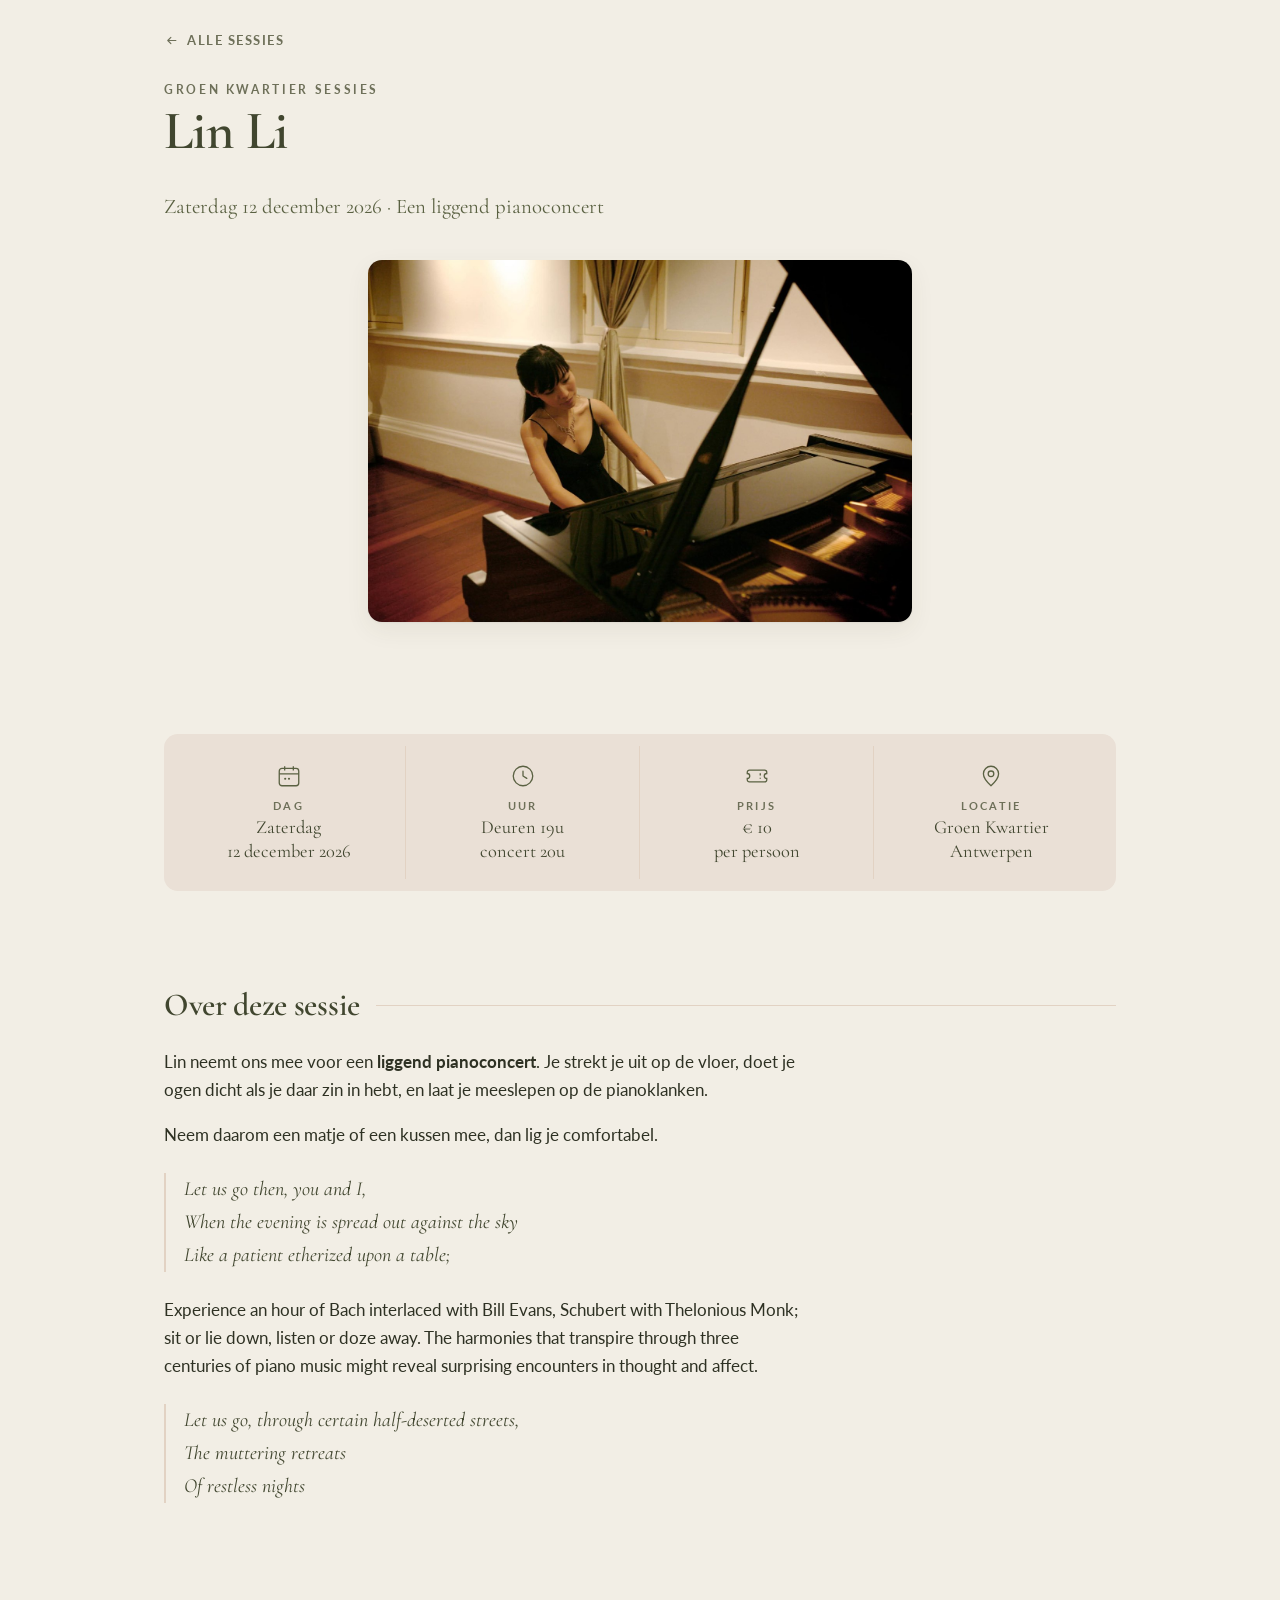
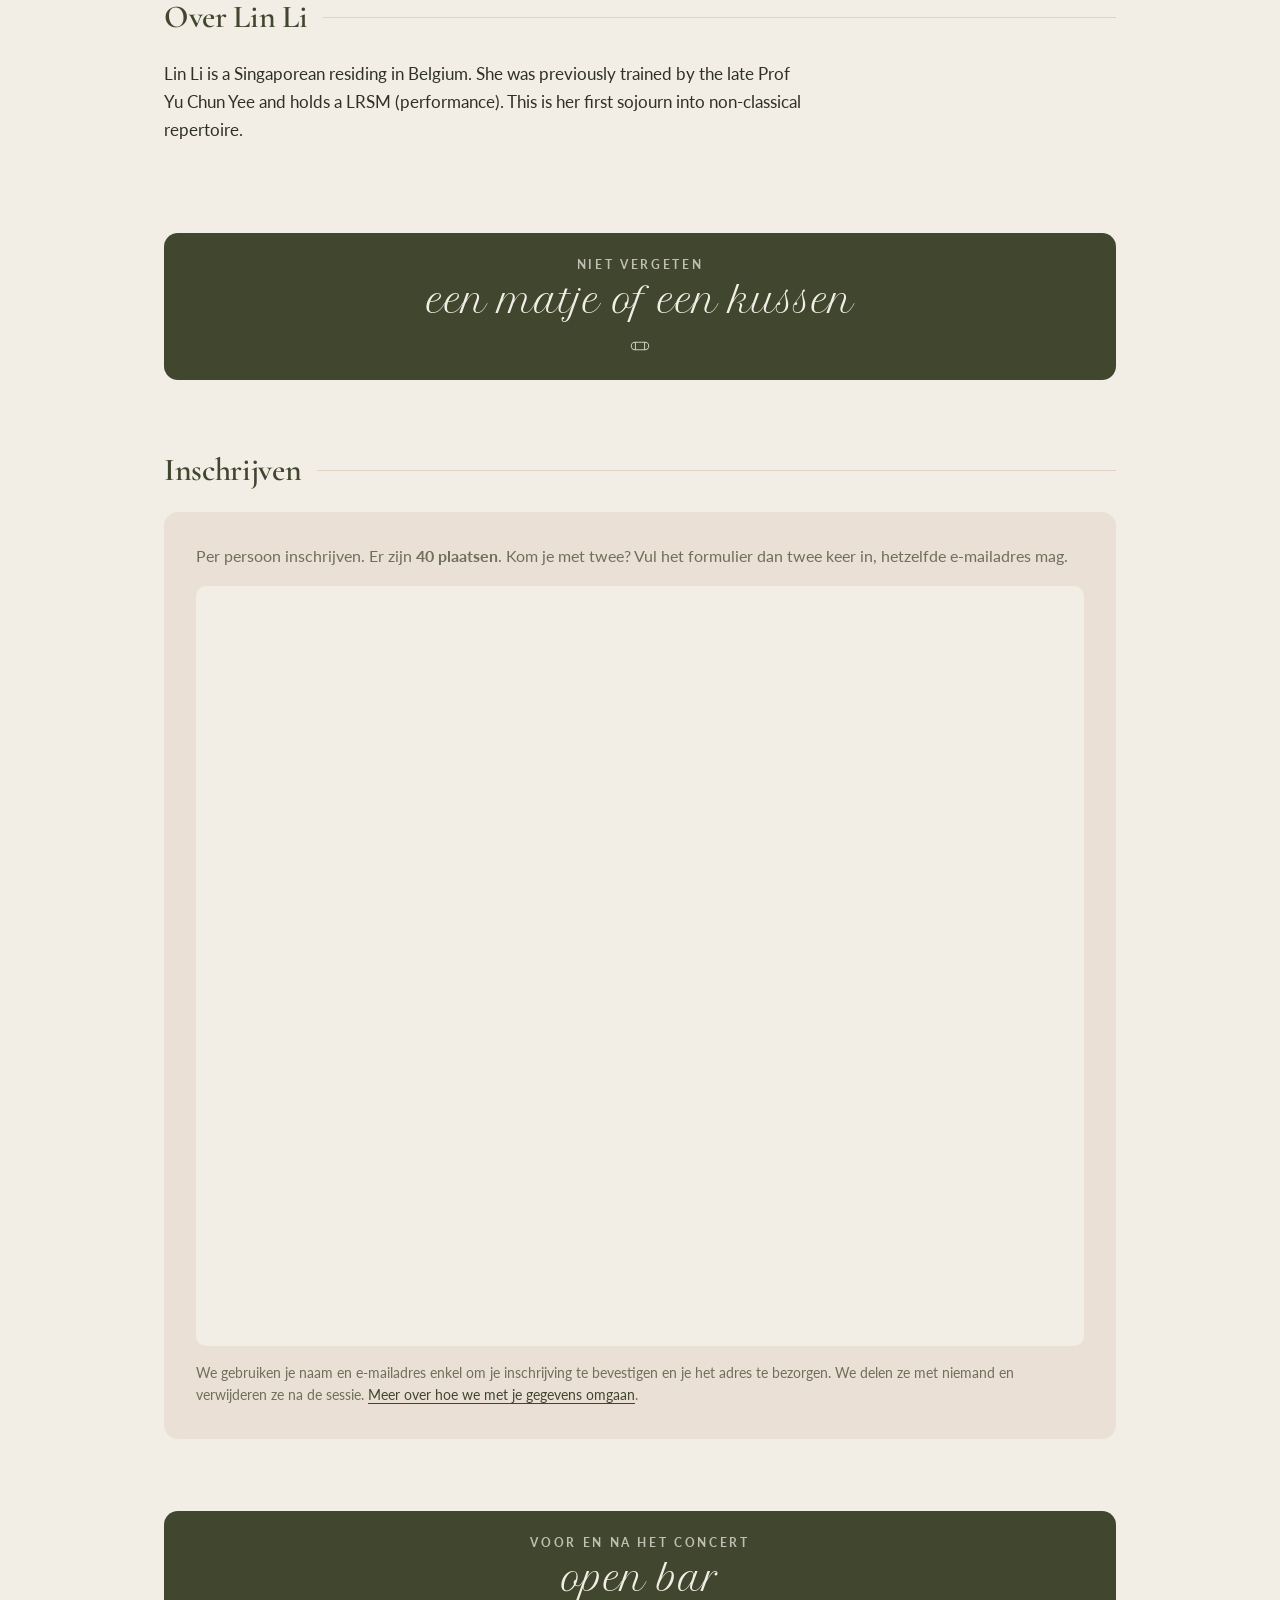
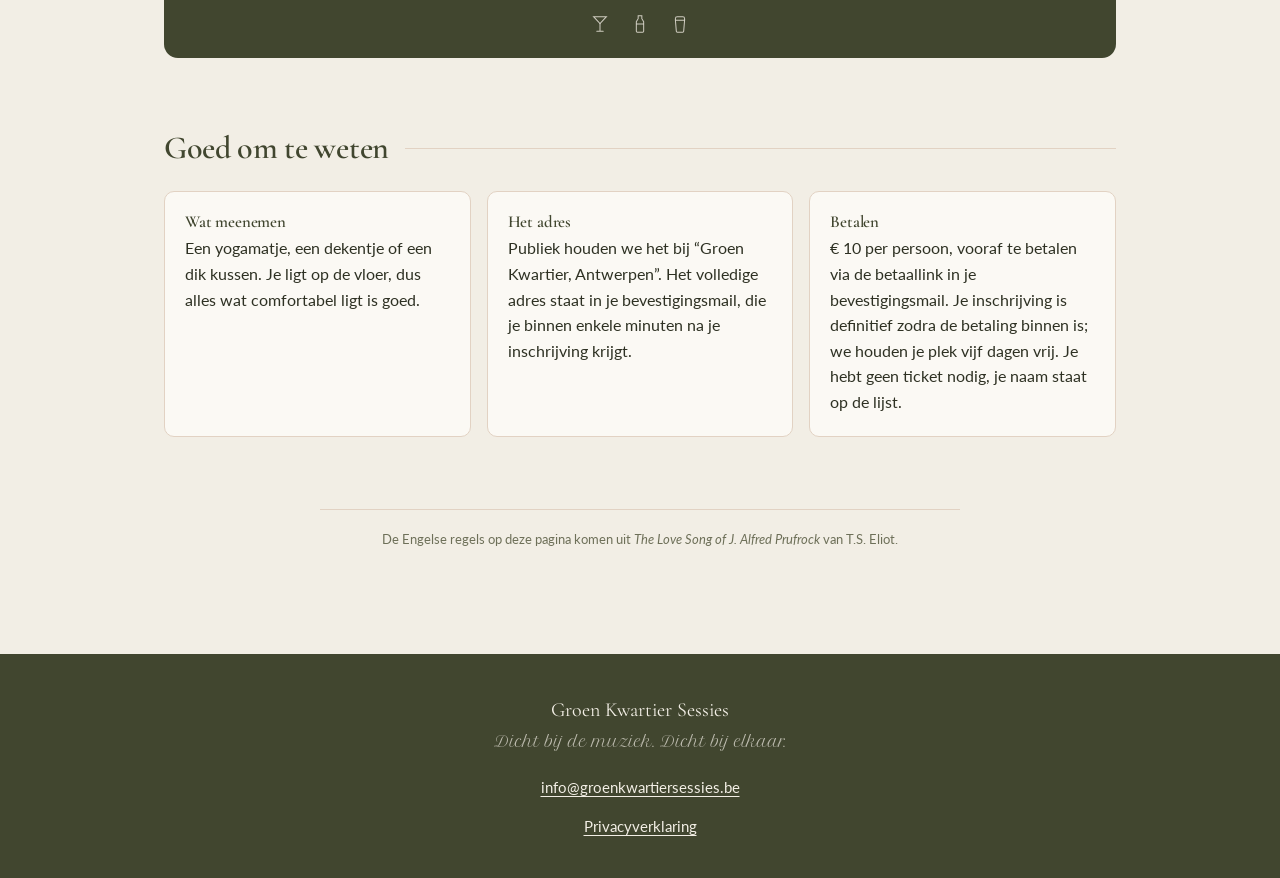
<file: sessies/2026-12-12-lin-li.html>
<!DOCTYPE html>
<html lang="nl">
<head>
<meta charset="utf-8">
<meta name="viewport" content="width=device-width, initial-scale=1">
<title>Lin Li — zaterdag 12 december 2026 | Groen Kwartier Sessies</title>
<meta name="description" content="Een liggend pianoconcert met Lin Li: je strekt je uit op de vloer en laat je meeslepen op de pianoklanken. Zaterdag 12 december 2026, Groen Kwartier Antwerpen. € 10, 40 plaatsen.">
<link rel="canonical" href="https://groenkwartiersessies.be/sessies/2026-12-12-lin-li.html">
<meta property="og:type" content="article">
<meta property="og:title" content="Lin Li — Groen Kwartier Sessies, 12 december 2026">
<meta property="og:description" content="Een liggend pianoconcert: neem een matje of een kussen mee en laat je meeslepen op de pianoklanken.">
<meta property="og:url" content="https://groenkwartiersessies.be/sessies/2026-12-12-lin-li.html">
<meta property="og:image" content="https://groenkwartiersessies.be/img/artiesten/lin-li.jpg">
<meta property="og:locale" content="nl_BE">
<meta name="theme-color" content="#41462F">
<link rel="icon" href="../img/favicon.svg" type="image/svg+xml">
<link rel="apple-touch-icon" href="../img/favicon.svg">
<link rel="preconnect" href="https://fonts.googleapis.com">
<link rel="preconnect" href="https://fonts.gstatic.com" crossorigin>
<link href="https://fonts.googleapis.com/css2?family=Cormorant+Garamond:ital,wght@0,400;0,600;1,400&family=Lato:wght@400;700&family=Petit+Formal+Script&display=swap" rel="stylesheet">
<link rel="stylesheet" href="../css/stijl.css">
</head>
<body>

<div class="wrap" style="padding-top:1.75rem">
  <a class="knop knop--terug" href="../index.html">
    <svg viewBox="0 0 24 24" width="15" height="15" fill="none" stroke="currentColor" stroke-width="1.8" aria-hidden="true">
      <path d="M19 12H6m0 0 5-5m-5 5 5 5" stroke-linecap="round" stroke-linejoin="round"/>
    </svg>
    Alle sessies
  </a>
</div>

<header class="wrap event-kop">
  <p class="label">Groen Kwartier Sessies</p>
  <h1>Lin Li</h1>
  <p class="datumregel">Zaterdag 12 december 2026 &middot; Een liggend pianoconcert</p>
</header>

<main>

  <!-- Artiestfoto -->
  <section class="wrap">
    <figure>
      <div class="artiestfoto">
        <img src="../img/artiesten/lin-li.jpg" width="1400" height="933"
             alt="Lin Li achter een vleugel in een warm verlichte kamer, geconcentreerd over de toetsen gebogen."
             decoding="async">
      </div>
    </figure>
  </section>

  <!-- Detailrij -->
  <section class="wrap" aria-labelledby="detail-titel">
    <h2 id="detail-titel" class="visueel-verborgen">Praktische details</h2>
    <ul class="details details--rij">
      <li>
        <svg viewBox="0 0 24 24" fill="none" stroke="currentColor" stroke-width="1.2" aria-hidden="true">
          <rect x="3" y="5" width="18" height="16" rx="2.5"/>
          <path d="M3 10h18M8 3v4M16 3v4"/>
          <circle cx="8.5" cy="14.5" r="1" fill="currentColor" stroke="none"/>
          <circle cx="12" cy="14.5" r="1" fill="currentColor" stroke="none"/>
        </svg>
        <span><span class="dt">Dag</span><span class="dd">Zaterdag<br>12 december 2026</span></span>
      </li>
      <li>
        <svg viewBox="0 0 24 24" fill="none" stroke="currentColor" stroke-width="1.2" aria-hidden="true">
          <circle cx="12" cy="12" r="9"/>
          <path d="M12 7.5V12l3.5 2.2" stroke-linecap="round"/>
        </svg>
        <span><span class="dt">Uur</span><span class="dd">Deuren 19u<br>concert 20u</span></span>
      </li>
      <li>
        <svg viewBox="0 0 24 24" fill="none" stroke="currentColor" stroke-width="1.2" aria-hidden="true">
          <path d="M3 8.5A2 2 0 0 1 5 6.5h14a2 2 0 0 1 2 2v1.2a2.3 2.3 0 0 0 0 4.6v1.2a2 2 0 0 1-2 2H5a2 2 0 0 1-2-2v-1.2a2.3 2.3 0 0 0 0-4.6z"/>
          <path d="M15 9.5v5" stroke-dasharray="2 2"/>
        </svg>
        <span><span class="dt">Prijs</span><span class="dd">€ 10<br>per persoon</span></span>
      </li>
      <li>
        <svg viewBox="0 0 24 24" fill="none" stroke="currentColor" stroke-width="1.2" aria-hidden="true">
          <path d="M12 21s7-6.2 7-11a7 7 0 1 0-14 0c0 4.8 7 11 7 11z"/>
          <circle cx="12" cy="10" r="2.6"/>
        </svg>
        <span><span class="dt">Locatie</span><span class="dd">Groen Kwartier<br>Antwerpen</span></span>
      </li>
    </ul>
  </section>

  <!-- Over de artiest -->
  <section class="wrap" aria-labelledby="bio-titel">
    <div class="kop-met-lijn">
      <h2 id="bio-titel">Over deze sessie</h2>
    </div>
    <div class="bio">
      <p>Lin neemt ons mee voor een <strong>liggend pianoconcert</strong>. Je strekt je uit op de
        vloer, doet je ogen dicht als je daar zin in hebt, en laat je meeslepen op de pianoklanken.</p>

      <p>Neem daarom een matje of een kussen mee, dan lig je comfortabel.</p>

      <blockquote class="citaat" lang="en">
        Let us go then, you and I,<br>
        When the evening is spread out against the sky<br>
        Like a patient etherized upon a table;
      </blockquote>

      <p lang="en">Experience an hour of Bach interlaced with Bill Evans, Schubert with Thelonious
        Monk; sit or lie down, listen or doze away. The harmonies that transpire through three
        centuries of piano music might reveal surprising encounters in thought and affect.</p>

      <blockquote class="citaat" lang="en">
        Let us go, through certain half-deserted streets,<br>
        The muttering retreats<br>
        Of restless nights
      </blockquote>
    </div>
  </section>

  <!-- Over de artiest -->
  <section class="wrap" aria-labelledby="artiest-titel">
    <div class="kop-met-lijn">
      <h2 id="artiest-titel">Over Lin Li</h2>
    </div>
    <div class="bio">
      <p lang="en">Lin Li is a Singaporean residing in Belgium. She was previously trained by the
        late Prof Yu Chun Yee and holds a LRSM (performance). This is her first sojourn into
        non-classical repertoire.</p>
    </div>
  </section>

  <!-- Meenemen -->
  <section class="wrap">
    <div class="balk">
      <p class="label">Niet vergeten</p>
      <p class="groot">een matje of een kussen</p>
      <div class="balk-iconen" aria-hidden="true">
        <svg viewBox="0 0 24 24" fill="none" stroke="currentColor" stroke-width="1.1">
          <rect x="2.5" y="8" width="19" height="8" rx="4"/>
          <path d="M7 8v8M17 8v8"/>
        </svg>
      </div>
    </div>
  </section>

  <!-- Inschrijven -->
  <section class="wrap" aria-labelledby="inschrijven-titel">
    <div class="kop-met-lijn">
      <h2 id="inschrijven-titel">Inschrijven</h2>
    </div>

    <div class="inschrijven">
      <p class="aanwijzing">
        Per persoon inschrijven. Er zijn <strong>40 plaatsen</strong>.
        Kom je met twee? Vul het formulier dan twee keer in, hetzelfde e-mailadres mag.
      </p>

      <iframe src="https://docs.google.com/forms/d/e/1FAIpQLSetk50_AIOaCMYtBotNeQL3oUr7wg2OhT7q8slnAZifP5E6Zw/viewform?embedded=true"
              width="100%" height="760" loading="lazy"
              title="Inschrijfformulier Lin Li — 12 december 2026">
        Formulier laden…
      </iframe>

      <p class="privacyregel">
        We gebruiken je naam en e-mailadres enkel om je inschrijving te bevestigen en je het adres te
        bezorgen. We delen ze met niemand en verwijderen ze na de sessie.
        <a href="../privacy.html">Meer over hoe we met je gegevens omgaan</a>.
      </p>
    </div>

    <!-- ==================================================================
         BIJ VOLZET
         Vervang het hele blok <div class="inschrijven">…</div> hierboven door:

    <div class="volzet-blok">
      <h3>Deze sessie is volzet</h3>
      <p>Alle 40 plaatsen zijn ingenomen. De volgende sessie kondigen we aan op de homepage,
        hou die in het oog.</p>
      <p><a class="knop" href="../index.html">Naar de komende sessies</a></p>
    </div>
         ================================================================== -->
  </section>

  <!-- Open bar -->
  <section class="wrap">
    <div class="balk">
      <p class="label">Voor en na het concert</p>
      <p class="groot">open bar</p>
      <div class="balk-iconen" aria-hidden="true">
        <svg viewBox="0 0 24 24" fill="none" stroke="currentColor" stroke-width="1.1">
          <path d="M5 4h14l-7 7.5z"/><path d="M12 11.5V20M8.5 20h7" stroke-linecap="round"/>
        </svg>
        <svg viewBox="0 0 24 24" fill="none" stroke="currentColor" stroke-width="1.1">
          <path d="M10 3h4v3.2l2 3.2V20a1 1 0 0 1-1 1H9a1 1 0 0 1-1-1V9.4l2-3.2z"/><path d="M8 12h8"/>
        </svg>
        <svg viewBox="0 0 24 24" fill="none" stroke="currentColor" stroke-width="1.1">
          <path d="M7 8h10l-1 12a1 1 0 0 1-1 1H9a1 1 0 0 1-1-1z"/><path d="M7 8V6a2 2 0 0 1 2-2h6a2 2 0 0 1 2 2v2"/>
        </svg>
      </div>
    </div>
  </section>

  <!-- Praktisch -->
  <section class="wrap" aria-labelledby="praktisch-titel">
    <div class="kop-met-lijn">
      <h2 id="praktisch-titel">Goed om te weten</h2>
    </div>
    <div class="praktisch">
      <article>
        <h3>Wat meenemen</h3>
        <p>Een yogamatje, een dekentje of een dik kussen. Je ligt op de vloer, dus alles wat
          comfortabel ligt is goed.</p>
      </article>
      <article>
        <h3>Het adres</h3>
        <p>Publiek houden we het bij &ldquo;Groen Kwartier, Antwerpen&rdquo;. Het volledige adres staat
          in je bevestigingsmail, die je binnen enkele minuten na je inschrijving krijgt.</p>
      </article>
      <article>
        <h3>Betalen</h3>
        <p>€ 10 per persoon, vooraf te betalen via de betaallink in je bevestigingsmail.
          Je inschrijving is definitief zodra de betaling binnen is; we houden je plek vijf dagen
          vrij. Je hebt geen ticket nodig, je naam staat op de lijst.</p>
      </article>
    </div>
  </section>

  <!-- Bronvermelding -->
  <section class="wrap">
    <p class="colofon">De Engelse regels op deze pagina komen uit
      <cite>The Love Song of J. Alfred Prufrock</cite> van T.S.&nbsp;Eliot.</p>
  </section>

</main>

<footer class="voet">
  <div class="wrap">
    <p class="voet-titel">Groen Kwartier Sessies</p>
    <p class="voet-slogan">Dicht bij de muziek. Dicht bij elkaar.</p>
    <p><a href="mailto:info@groenkwartiersessies.be">info@groenkwartiersessies.be</a></p>
    <p><a href="../privacy.html">Privacyverklaring</a></p>
  </div>
</footer>

</body>
</html>
</file>
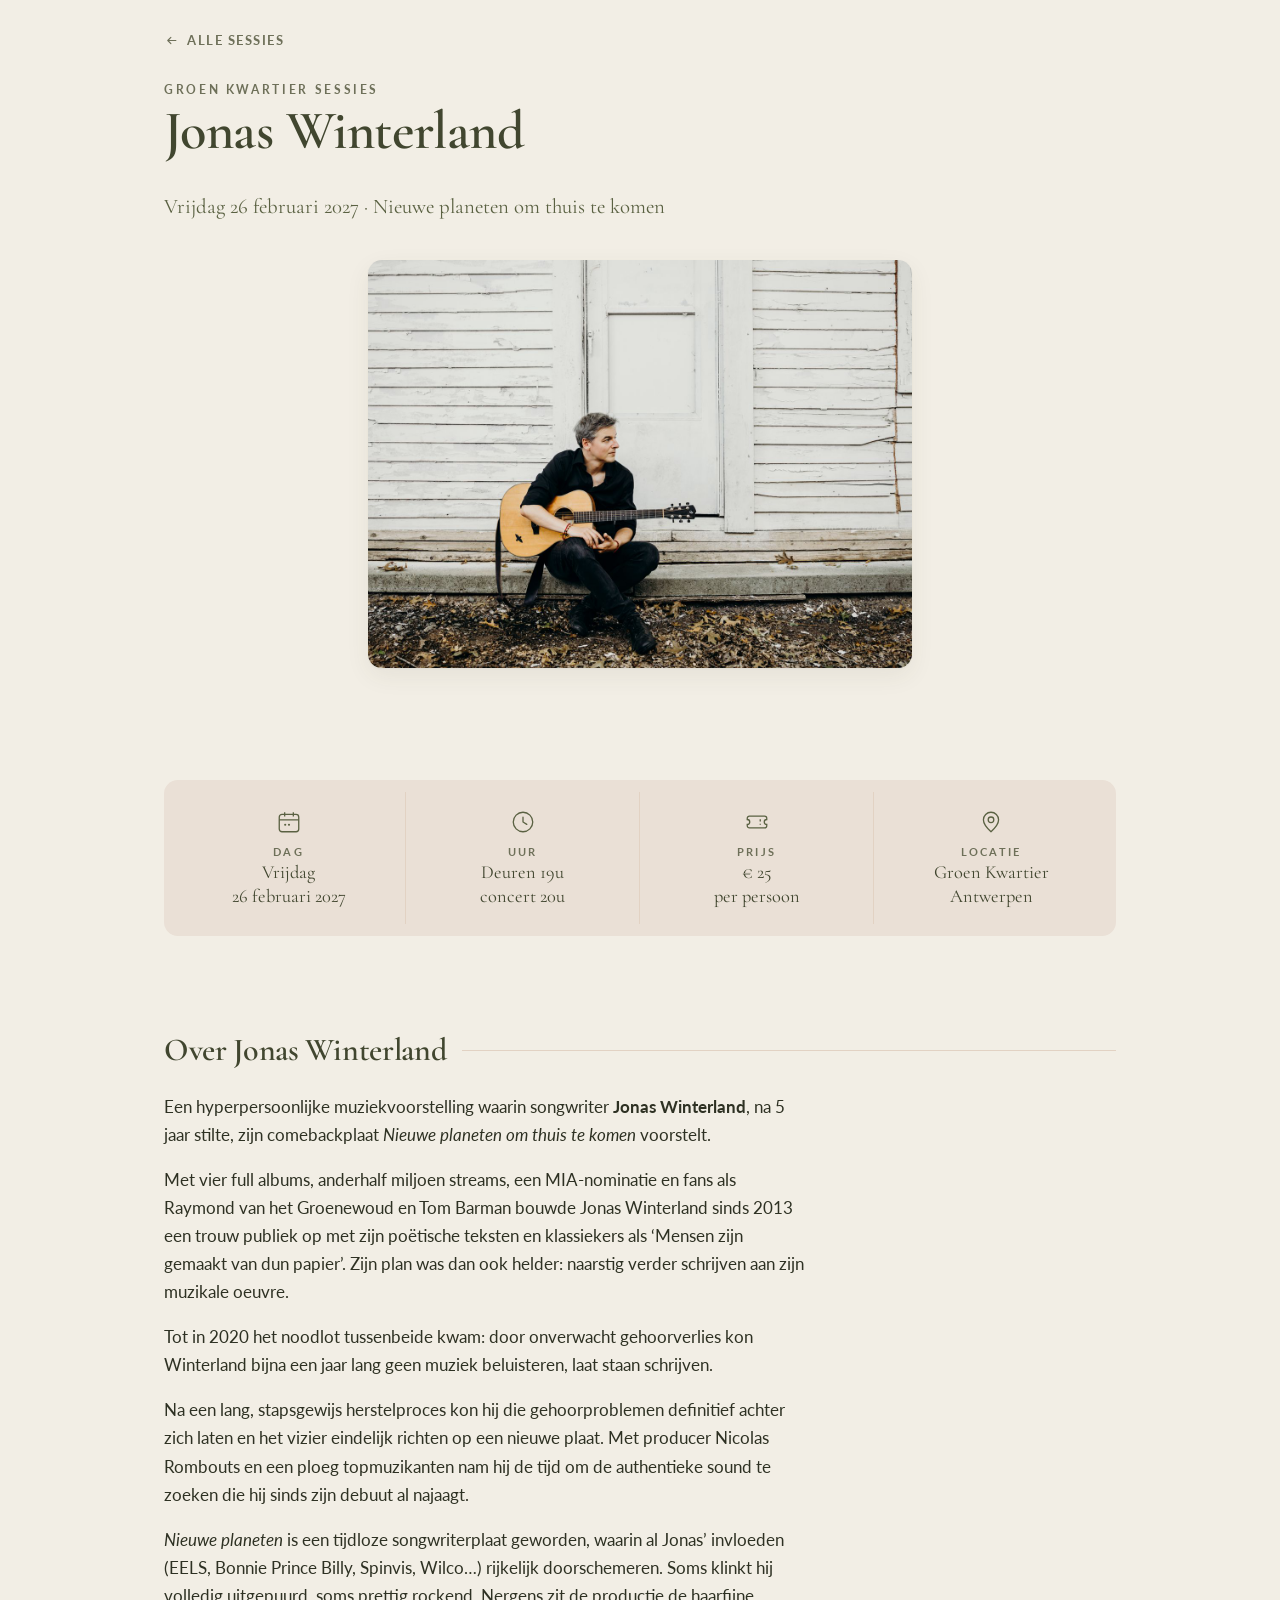
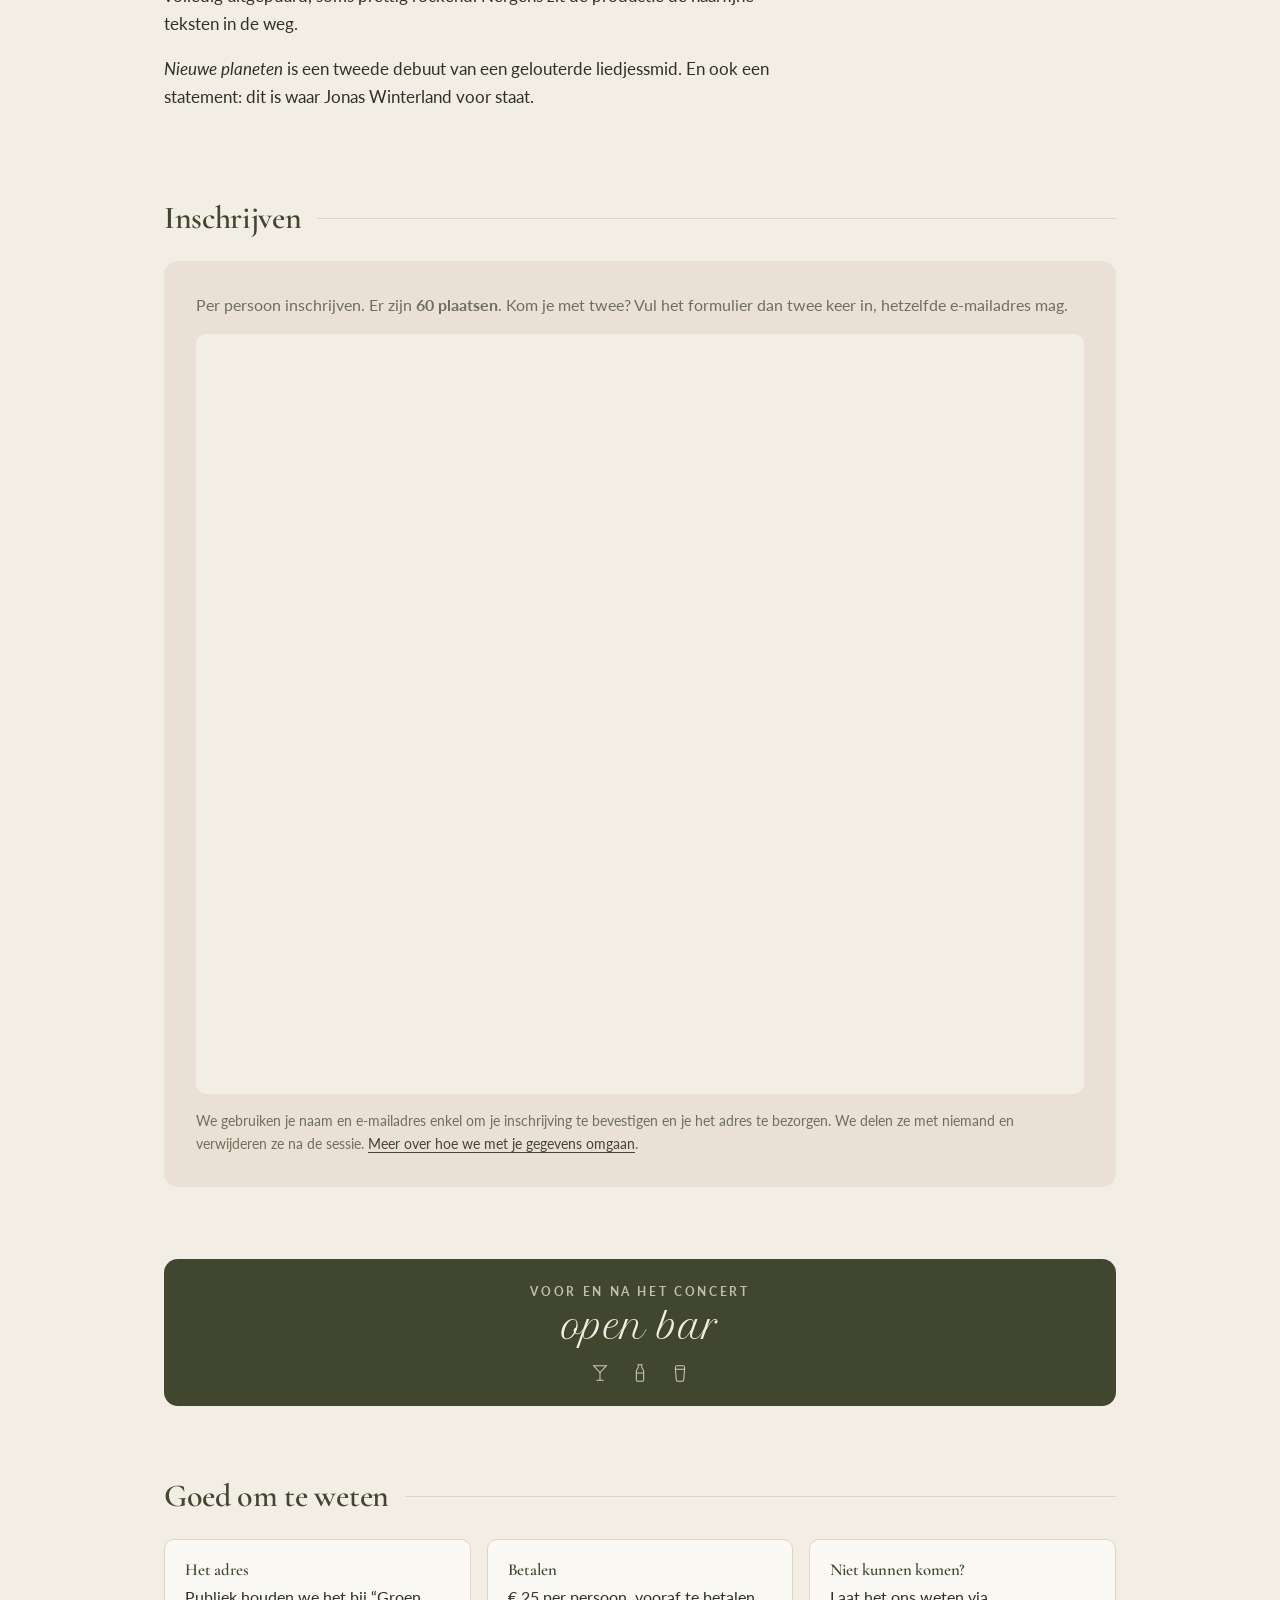
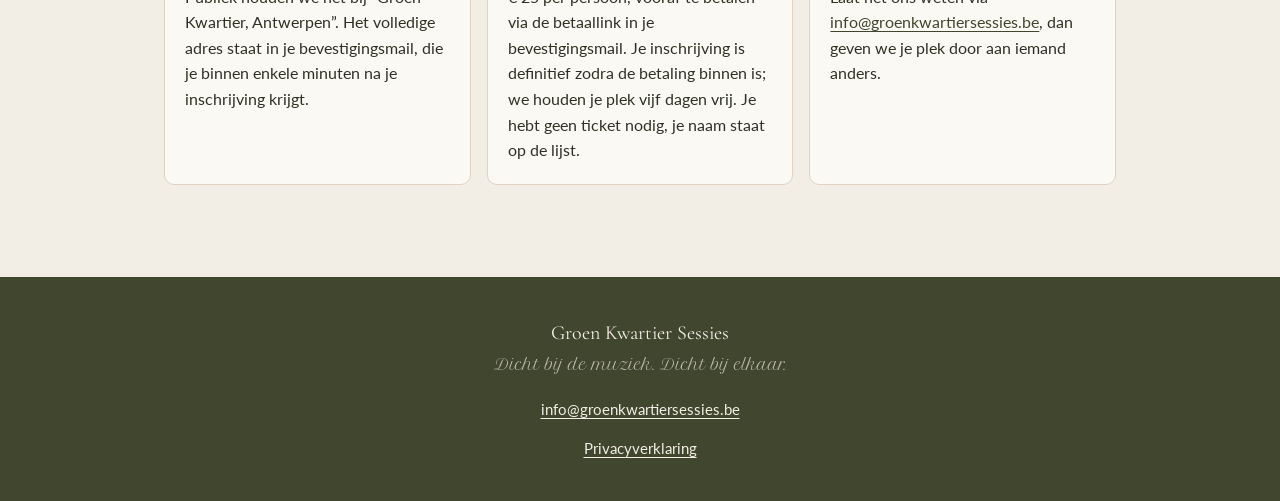
<file: sessies/2027-02-26-jonas-winterland.html>
<!DOCTYPE html>
<html lang="nl">
<head>
<meta charset="utf-8">
<meta name="viewport" content="width=device-width, initial-scale=1">
<title>Jonas Winterland — vrijdag 26 februari 2027 | Groen Kwartier Sessies</title>
<meta name="description" content="Jonas Winterland stelt na vijf jaar stilte zijn comebackplaat Nieuwe planeten om thuis te komen voor, in de huiskamer. Vrijdag 26 februari 2027, Groen Kwartier Antwerpen. € 25, 60 plaatsen.">
<link rel="canonical" href="https://groenkwartiersessies.be/sessies/2027-02-26-jonas-winterland.html">
<meta property="og:type" content="article">
<meta property="og:title" content="Jonas Winterland — Groen Kwartier Sessies, 26 februari 2027">
<meta property="og:description" content="Een hyperpersoonlijke muziekvoorstelling: Jonas Winterland stelt in de huiskamer Nieuwe planeten om thuis te komen voor.">
<meta property="og:url" content="https://groenkwartiersessies.be/sessies/2027-02-26-jonas-winterland.html">
<meta property="og:image" content="https://groenkwartiersessies.be/img/artiesten/winterland%202.jpeg">
<meta property="og:locale" content="nl_BE">
<meta name="theme-color" content="#41462F">
<link rel="icon" href="../img/favicon.svg" type="image/svg+xml">
<link rel="apple-touch-icon" href="../img/favicon.svg">
<link rel="preconnect" href="https://fonts.googleapis.com">
<link rel="preconnect" href="https://fonts.gstatic.com" crossorigin>
<link href="https://fonts.googleapis.com/css2?family=Cormorant+Garamond:ital,wght@0,400;0,600;1,400&family=Lato:wght@400;700&family=Petit+Formal+Script&display=swap" rel="stylesheet">
<link rel="stylesheet" href="../css/stijl.css">
</head>
<body>

<div class="wrap" style="padding-top:1.75rem">
  <a class="knop knop--terug" href="../index.html">
    <svg viewBox="0 0 24 24" width="15" height="15" fill="none" stroke="currentColor" stroke-width="1.8" aria-hidden="true">
      <path d="M19 12H6m0 0 5-5m-5 5 5 5" stroke-linecap="round" stroke-linejoin="round"/>
    </svg>
    Alle sessies
  </a>
</div>

<header class="wrap event-kop">
  <p class="label">Groen Kwartier Sessies</p>
  <h1>Jonas Winterland</h1>
  <p class="datumregel">Vrijdag 26 februari 2027 &middot; Nieuwe planeten om thuis te komen</p>
</header>

<main>

  <!-- Artiestfoto -->
  <section class="wrap">
    <figure>
      <div class="artiestfoto">
        <img src="../img/artiesten/winterland%202.jpeg" width="1280" height="960"
             alt="Jonas Winterland zit met zijn akoestische gitaar op een betonnen drempel voor een witte houten gevel, de blik opzij."
             decoding="async">
      </div>
    </figure>
  </section>

  <!-- Detailrij -->
  <section class="wrap" aria-labelledby="detail-titel">
    <h2 id="detail-titel" class="visueel-verborgen">Praktische details</h2>
    <ul class="details details--rij">
      <li>
        <svg viewBox="0 0 24 24" fill="none" stroke="currentColor" stroke-width="1.2" aria-hidden="true">
          <rect x="3" y="5" width="18" height="16" rx="2.5"/>
          <path d="M3 10h18M8 3v4M16 3v4"/>
          <circle cx="8.5" cy="14.5" r="1" fill="currentColor" stroke="none"/>
          <circle cx="12" cy="14.5" r="1" fill="currentColor" stroke="none"/>
        </svg>
        <span><span class="dt">Dag</span><span class="dd">Vrijdag<br>26 februari 2027</span></span>
      </li>
      <li>
        <svg viewBox="0 0 24 24" fill="none" stroke="currentColor" stroke-width="1.2" aria-hidden="true">
          <circle cx="12" cy="12" r="9"/>
          <path d="M12 7.5V12l3.5 2.2" stroke-linecap="round"/>
        </svg>
        <span><span class="dt">Uur</span><span class="dd">Deuren 19u<br>concert 20u</span></span>
      </li>
      <li>
        <svg viewBox="0 0 24 24" fill="none" stroke="currentColor" stroke-width="1.2" aria-hidden="true">
          <path d="M3 8.5A2 2 0 0 1 5 6.5h14a2 2 0 0 1 2 2v1.2a2.3 2.3 0 0 0 0 4.6v1.2a2 2 0 0 1-2 2H5a2 2 0 0 1-2-2v-1.2a2.3 2.3 0 0 0 0-4.6z"/>
          <path d="M15 9.5v5" stroke-dasharray="2 2"/>
        </svg>
        <span><span class="dt">Prijs</span><span class="dd">€ 25<br>per persoon</span></span>
      </li>
      <li>
        <svg viewBox="0 0 24 24" fill="none" stroke="currentColor" stroke-width="1.2" aria-hidden="true">
          <path d="M12 21s7-6.2 7-11a7 7 0 1 0-14 0c0 4.8 7 11 7 11z"/>
          <circle cx="12" cy="10" r="2.6"/>
        </svg>
        <span><span class="dt">Locatie</span><span class="dd">Groen Kwartier<br>Antwerpen</span></span>
      </li>
    </ul>
  </section>

  <!-- Over de artiest -->
  <section class="wrap" aria-labelledby="bio-titel">
    <div class="kop-met-lijn">
      <h2 id="bio-titel">Over Jonas Winterland</h2>
    </div>
    <div class="bio">
      <p>Een hyperpersoonlijke muziekvoorstelling waarin songwriter <strong>Jonas Winterland</strong>,
        na 5 jaar stilte, zijn comebackplaat <em>Nieuwe planeten om thuis te komen</em> voorstelt.</p>

      <p>Met vier full albums, anderhalf miljoen streams, een MIA-nominatie en fans als Raymond van het
        Groenewoud en Tom Barman bouwde Jonas Winterland sinds 2013 een trouw publiek op met zijn poëtische
        teksten en klassiekers als &lsquo;Mensen zijn gemaakt van dun papier&rsquo;. Zijn plan was dan ook
        helder: naarstig verder schrijven aan zijn muzikale oeuvre.</p>

      <p>Tot in 2020 het noodlot tussenbeide kwam: door onverwacht gehoorverlies kon Winterland bijna een
        jaar lang geen muziek beluisteren, laat staan schrijven.</p>

      <p>Na een lang, stapsgewijs herstelproces kon hij die gehoorproblemen definitief achter zich laten en
        het vizier eindelijk richten op een nieuwe plaat. Met producer Nicolas Rombouts en een ploeg
        topmuzikanten nam hij de tijd om de authentieke sound te zoeken die hij sinds zijn debuut al najaagt.</p>

      <p><em>Nieuwe planeten</em> is een tijdloze songwriterplaat geworden, waarin al Jonas&rsquo; invloeden
        (EELS, Bonnie Prince Billy, Spinvis, Wilco&hellip;) rijkelijk doorschemeren. Soms klinkt hij volledig
        uitgepuurd, soms prettig rockend. Nergens zit de productie de haarfijne teksten in de weg.</p>

      <p><em>Nieuwe planeten</em> is een tweede debuut van een gelouterde liedjessmid. En ook een statement:
        dit is waar Jonas Winterland voor staat.</p>
    </div>
  </section>

  <!-- Inschrijven -->
  <section class="wrap" aria-labelledby="inschrijven-titel">
    <div class="kop-met-lijn">
      <h2 id="inschrijven-titel">Inschrijven</h2>
    </div>

    <div class="inschrijven">
      <p class="aanwijzing">
        Per persoon inschrijven. Er zijn <strong>60 plaatsen</strong>.
        Kom je met twee? Vul het formulier dan twee keer in, hetzelfde e-mailadres mag.
      </p>

      <iframe src="https://docs.google.com/forms/d/e/1FAIpQLScHKeG-QsHRWoRTmsp8SzH4ipIJ7XutqCzaWJDLibLUtxXiFQ/viewform?embedded=true"
              width="100%" height="760" loading="lazy"
              title="Inschrijfformulier Jonas Winterland — 26 februari 2027">
        Formulier laden…
      </iframe>

      <p class="privacyregel">
        We gebruiken je naam en e-mailadres enkel om je inschrijving te bevestigen en je het adres te
        bezorgen. We delen ze met niemand en verwijderen ze na de sessie.
        <a href="../privacy.html">Meer over hoe we met je gegevens omgaan</a>.
      </p>
    </div>

    <!-- ==================================================================
         BIJ VOLZET
         Vervang het hele blok <div class="inschrijven">…</div> hierboven door:

    <div class="volzet-blok">
      <h3>Deze sessie is volzet</h3>
      <p>Alle 60 plaatsen zijn ingenomen. De volgende sessie kondigen we aan op de homepage,
        hou die in het oog.</p>
      <p><a class="knop" href="../index.html">Naar de komende sessies</a></p>
    </div>

         Zet dan ook op de homepage de badge "volzet" op de kaart
         en geef de knop de extra klasse knop--uit.
         ================================================================== -->
  </section>

  <!-- Open bar -->
  <section class="wrap">
    <div class="balk">
      <p class="label">Voor en na het concert</p>
      <p class="groot">open bar</p>
      <div class="balk-iconen" aria-hidden="true">
        <svg viewBox="0 0 24 24" fill="none" stroke="currentColor" stroke-width="1.1">
          <path d="M5 4h14l-7 7.5z"/><path d="M12 11.5V20M8.5 20h7" stroke-linecap="round"/>
        </svg>
        <svg viewBox="0 0 24 24" fill="none" stroke="currentColor" stroke-width="1.1">
          <path d="M10 3h4v3.2l2 3.2V20a1 1 0 0 1-1 1H9a1 1 0 0 1-1-1V9.4l2-3.2z"/><path d="M8 12h8"/>
        </svg>
        <svg viewBox="0 0 24 24" fill="none" stroke="currentColor" stroke-width="1.1">
          <path d="M7 8h10l-1 12a1 1 0 0 1-1 1H9a1 1 0 0 1-1-1z"/><path d="M7 8V6a2 2 0 0 1 2-2h6a2 2 0 0 1 2 2v2"/>
        </svg>
      </div>
    </div>
  </section>

  <!-- Praktisch -->
  <section class="wrap" aria-labelledby="praktisch-titel">
    <div class="kop-met-lijn">
      <h2 id="praktisch-titel">Goed om te weten</h2>
    </div>
    <div class="praktisch">
      <article>
        <h3>Het adres</h3>
        <p>Publiek houden we het bij &ldquo;Groen Kwartier, Antwerpen&rdquo;. Het volledige adres staat
          in je bevestigingsmail, die je binnen enkele minuten na je inschrijving krijgt.</p>
      </article>
      <article>
        <h3>Betalen</h3>
        <p>€ 25 per persoon, vooraf te betalen via de betaallink in je bevestigingsmail.
          Je inschrijving is definitief zodra de betaling binnen is; we houden je plek vijf dagen
          vrij. Je hebt geen ticket nodig, je naam staat op de lijst.</p>
      </article>
      <article>
        <h3>Niet kunnen komen?</h3>
        <p>Laat het ons weten via <a href="mailto:info@groenkwartiersessies.be">info@groenkwartiersessies.be</a>,
          dan geven we je plek door aan iemand anders.</p>
      </article>
    </div>
  </section>

</main>

<footer class="voet">
  <div class="wrap">
    <p class="voet-titel">Groen Kwartier Sessies</p>
    <p class="voet-slogan">Dicht bij de muziek. Dicht bij elkaar.</p>
    <p><a href="mailto:info@groenkwartiersessies.be">info@groenkwartiersessies.be</a></p>
    <p><a href="../privacy.html">Privacyverklaring</a></p>
  </div>
</footer>

</body>
</html>
</file>
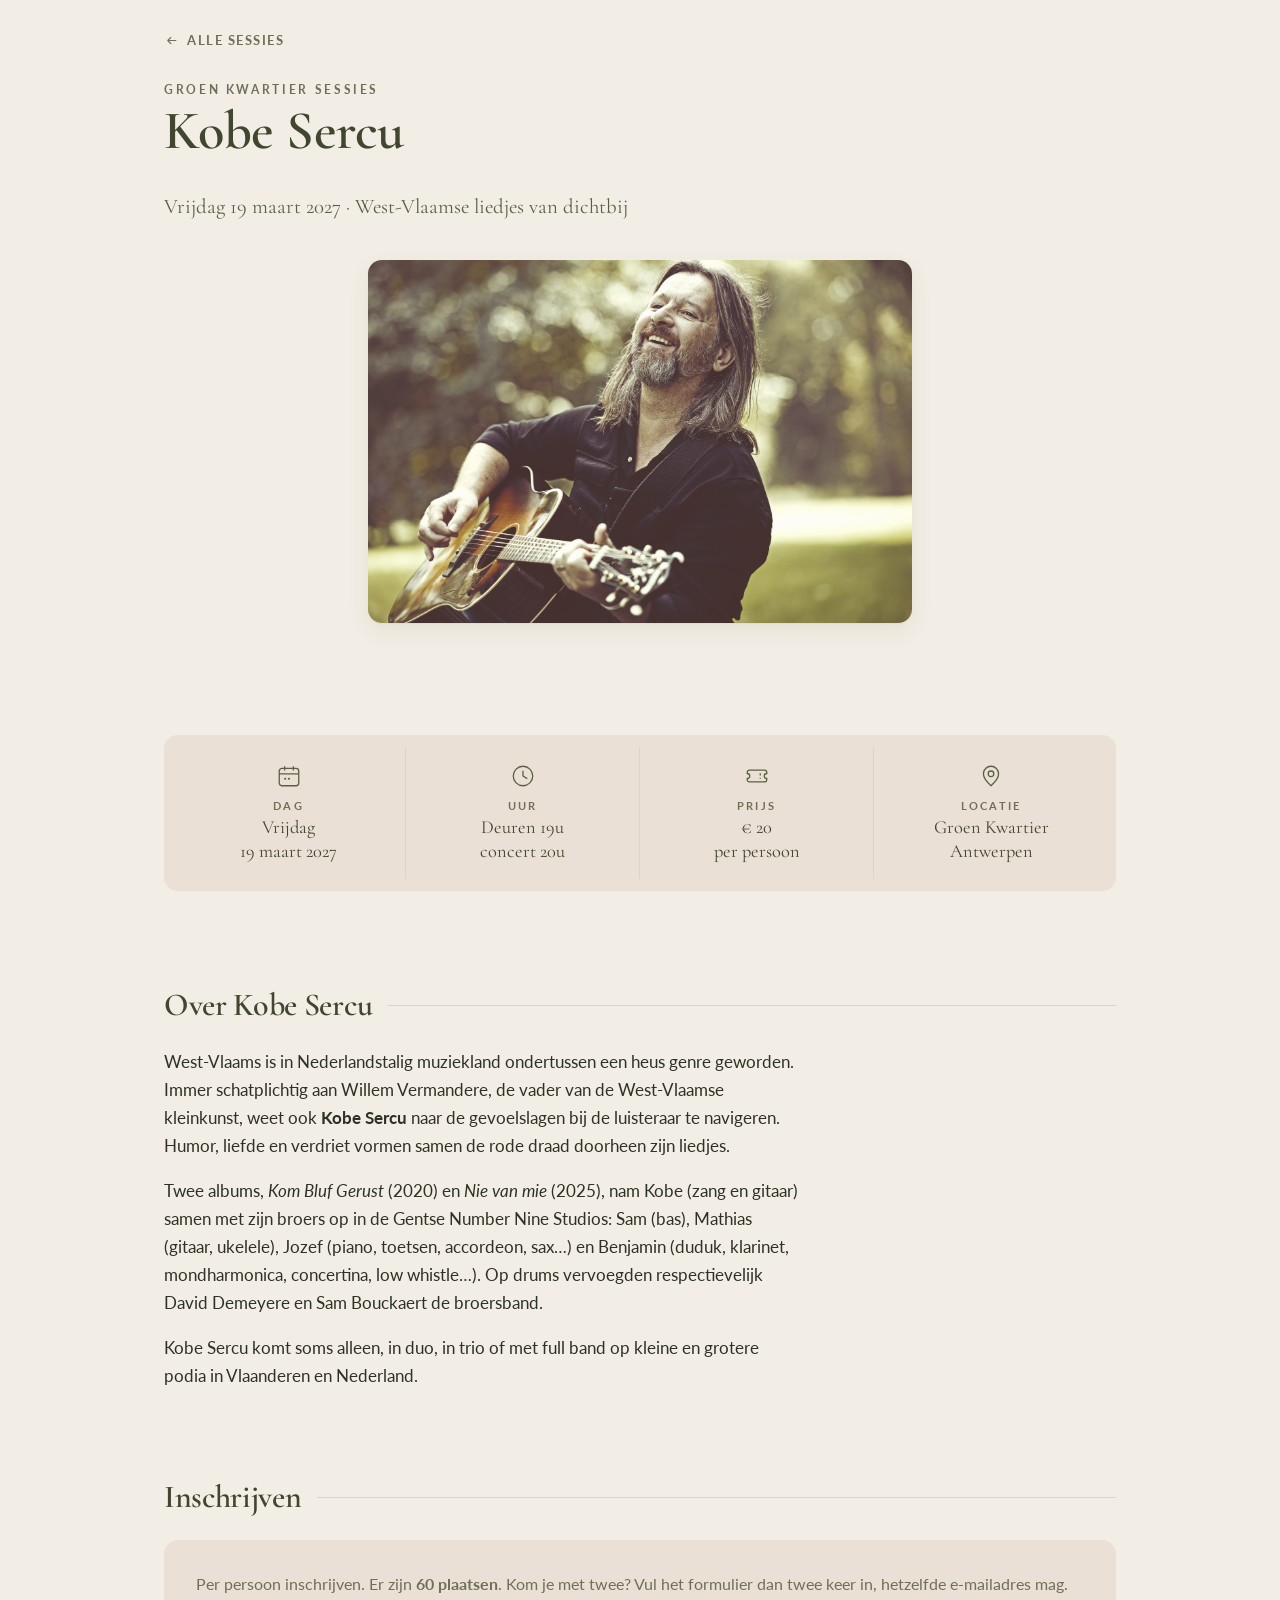
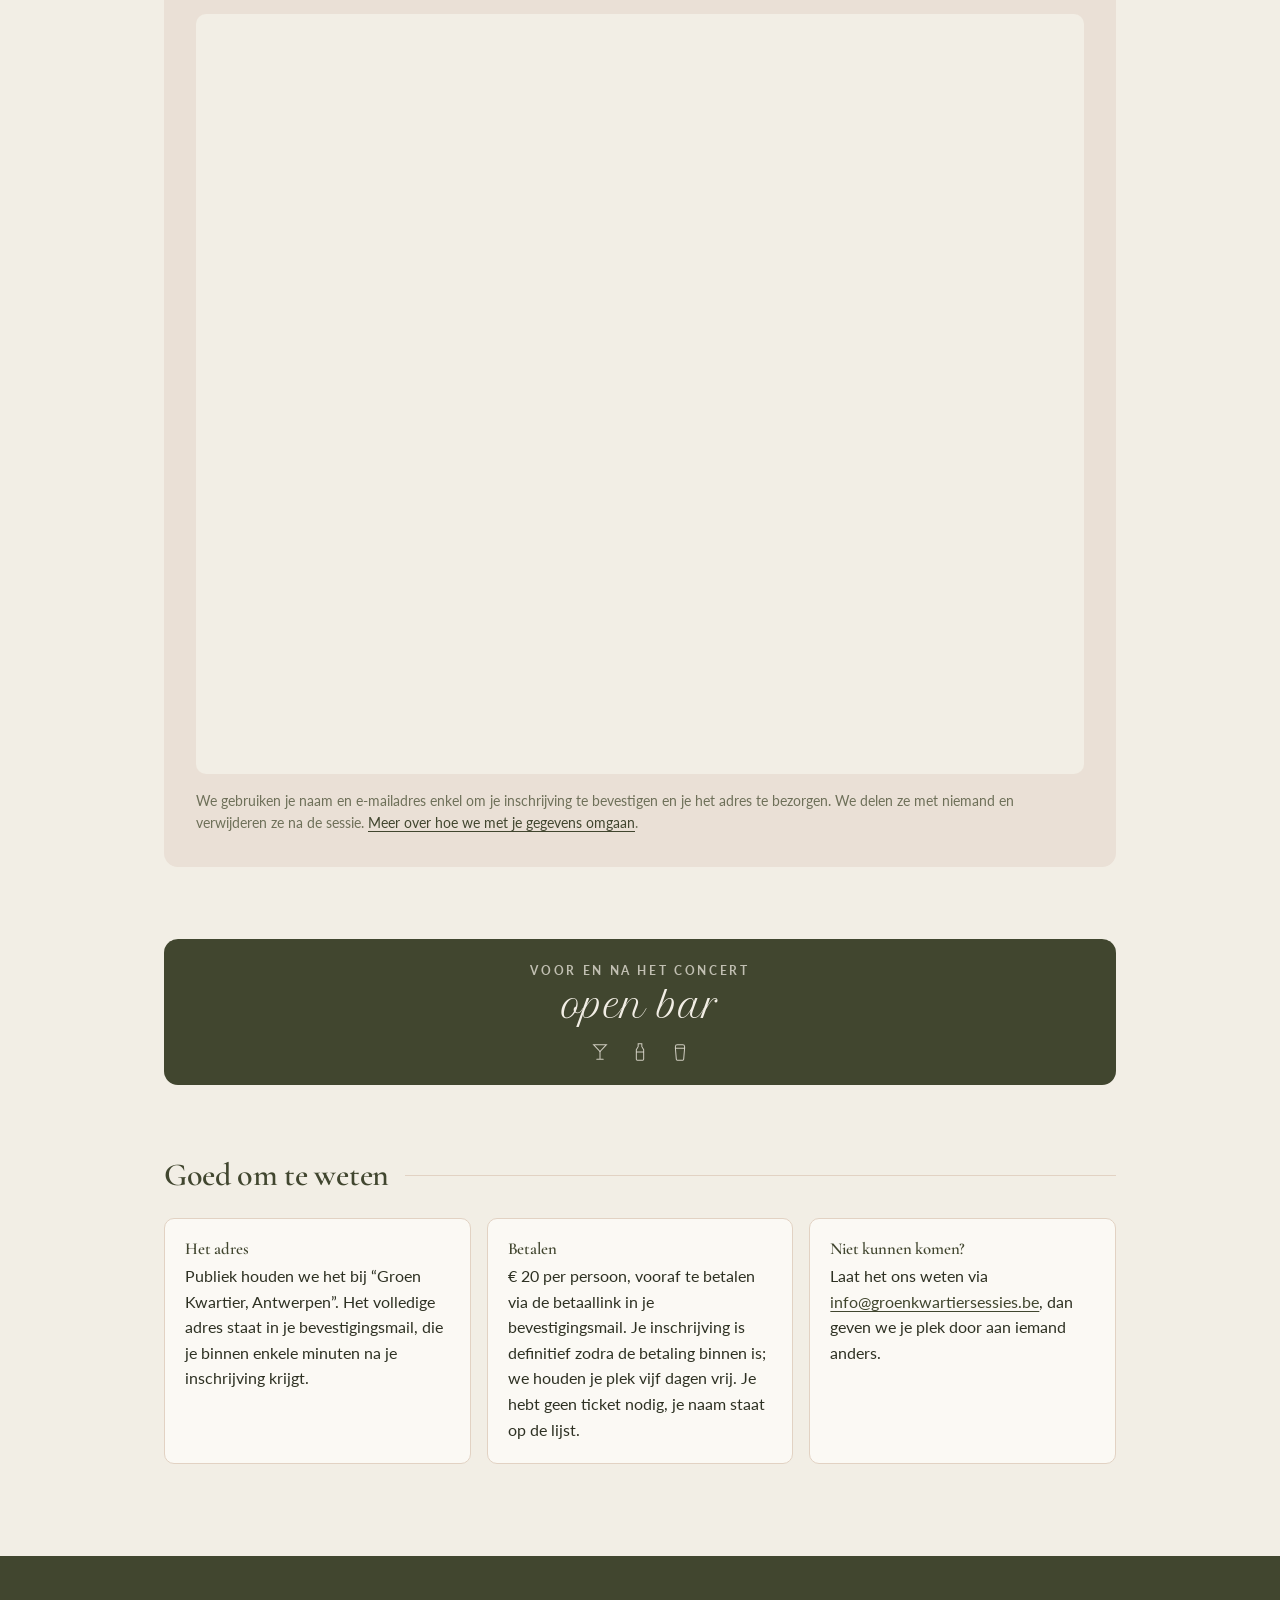
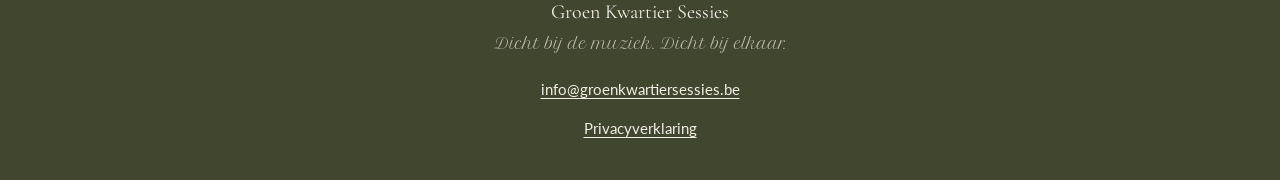
<file: sessies/2027-03-19-kobe-sercu.html>
<!DOCTYPE html>
<html lang="nl">
<head>
<meta charset="utf-8">
<meta name="viewport" content="width=device-width, initial-scale=1">
<title>Kobe Sercu — vrijdag 19 maart 2027 | Groen Kwartier Sessies</title>
<meta name="description" content="Kobe Sercu brengt zijn West-Vlaamse liedjes over humor, liefde en verdriet in de huiskamer. Vrijdag 19 maart 2027, Groen Kwartier Antwerpen. € 20, 60 plaatsen.">
<link rel="canonical" href="https://groenkwartiersessies.be/sessies/2027-03-19-kobe-sercu.html">
<meta property="og:type" content="article">
<meta property="og:title" content="Kobe Sercu — Groen Kwartier Sessies, 19 maart 2027">
<meta property="og:description" content="West-Vlaamse kleinkunst van dichtbij: Kobe Sercu over humor, liefde en verdriet, in de huiskamer.">
<meta property="og:url" content="https://groenkwartiersessies.be/sessies/2027-03-19-kobe-sercu.html">
<meta property="og:image" content="https://groenkwartiersessies.be/img/artiesten/kobe-sercu.jpg">
<meta property="og:locale" content="nl_BE">
<meta name="theme-color" content="#41462F">
<link rel="icon" href="../img/favicon.svg" type="image/svg+xml">
<link rel="apple-touch-icon" href="../img/favicon.svg">
<link rel="preconnect" href="https://fonts.googleapis.com">
<link rel="preconnect" href="https://fonts.gstatic.com" crossorigin>
<link href="https://fonts.googleapis.com/css2?family=Cormorant+Garamond:ital,wght@0,400;0,600;1,400&family=Lato:wght@400;700&family=Petit+Formal+Script&display=swap" rel="stylesheet">
<link rel="stylesheet" href="../css/stijl.css">
</head>
<body>

<div class="wrap" style="padding-top:1.75rem">
  <a class="knop knop--terug" href="../index.html">
    <svg viewBox="0 0 24 24" width="15" height="15" fill="none" stroke="currentColor" stroke-width="1.8" aria-hidden="true">
      <path d="M19 12H6m0 0 5-5m-5 5 5 5" stroke-linecap="round" stroke-linejoin="round"/>
    </svg>
    Alle sessies
  </a>
</div>

<header class="wrap event-kop">
  <p class="label">Groen Kwartier Sessies</p>
  <h1>Kobe Sercu</h1>
  <p class="datumregel">Vrijdag 19 maart 2027 &middot; West-Vlaamse liedjes van dichtbij</p>
</header>

<main>

  <!-- Artiestfoto -->
  <section class="wrap">
    <figure>
      <div class="artiestfoto">
        <img src="../img/artiesten/kobe-sercu.jpg" width="1600" height="1067"
             alt="Kobe Sercu speelt lachend op zijn akoestische gitaar, buiten in het groen."
             decoding="async">
      </div>
    </figure>
  </section>

  <!-- Detailrij -->
  <section class="wrap" aria-labelledby="detail-titel">
    <h2 id="detail-titel" class="visueel-verborgen">Praktische details</h2>
    <ul class="details details--rij">
      <li>
        <svg viewBox="0 0 24 24" fill="none" stroke="currentColor" stroke-width="1.2" aria-hidden="true">
          <rect x="3" y="5" width="18" height="16" rx="2.5"/>
          <path d="M3 10h18M8 3v4M16 3v4"/>
          <circle cx="8.5" cy="14.5" r="1" fill="currentColor" stroke="none"/>
          <circle cx="12" cy="14.5" r="1" fill="currentColor" stroke="none"/>
        </svg>
        <span><span class="dt">Dag</span><span class="dd">Vrijdag<br>19 maart 2027</span></span>
      </li>
      <li>
        <svg viewBox="0 0 24 24" fill="none" stroke="currentColor" stroke-width="1.2" aria-hidden="true">
          <circle cx="12" cy="12" r="9"/>
          <path d="M12 7.5V12l3.5 2.2" stroke-linecap="round"/>
        </svg>
        <span><span class="dt">Uur</span><span class="dd">Deuren 19u<br>concert 20u</span></span>
      </li>
      <li>
        <svg viewBox="0 0 24 24" fill="none" stroke="currentColor" stroke-width="1.2" aria-hidden="true">
          <path d="M3 8.5A2 2 0 0 1 5 6.5h14a2 2 0 0 1 2 2v1.2a2.3 2.3 0 0 0 0 4.6v1.2a2 2 0 0 1-2 2H5a2 2 0 0 1-2-2v-1.2a2.3 2.3 0 0 0 0-4.6z"/>
          <path d="M15 9.5v5" stroke-dasharray="2 2"/>
        </svg>
        <span><span class="dt">Prijs</span><span class="dd">€ 20<br>per persoon</span></span>
      </li>
      <li>
        <svg viewBox="0 0 24 24" fill="none" stroke="currentColor" stroke-width="1.2" aria-hidden="true">
          <path d="M12 21s7-6.2 7-11a7 7 0 1 0-14 0c0 4.8 7 11 7 11z"/>
          <circle cx="12" cy="10" r="2.6"/>
        </svg>
        <span><span class="dt">Locatie</span><span class="dd">Groen Kwartier<br>Antwerpen</span></span>
      </li>
    </ul>
  </section>

  <!-- Over de artiest -->
  <section class="wrap" aria-labelledby="bio-titel">
    <div class="kop-met-lijn">
      <h2 id="bio-titel">Over Kobe Sercu</h2>
    </div>
    <div class="bio">
      <p>West-Vlaams is in Nederlandstalig muziekland ondertussen een heus genre geworden. Immer
        schatplichtig aan Willem Vermandere, de vader van de West-Vlaamse kleinkunst, weet ook
        <strong>Kobe Sercu</strong> naar de gevoelslagen bij de luisteraar te navigeren. Humor, liefde
        en verdriet vormen samen de rode draad doorheen zijn liedjes.</p>

      <p>Twee albums, <em>Kom Bluf Gerust</em> (2020) en <em>Nie van mie</em> (2025), nam Kobe (zang en
        gitaar) samen met zijn broers op in de Gentse Number Nine Studios: Sam (bas), Mathias (gitaar,
        ukelele), Jozef (piano, toetsen, accordeon, sax&hellip;) en Benjamin (duduk, klarinet,
        mondharmonica, concertina, low whistle&hellip;). Op drums vervoegden respectievelijk David
        Demeyere en Sam Bouckaert de broersband.</p>

      <p>Kobe Sercu komt soms alleen, in duo, in trio of met full band op kleine en grotere podia in
        Vlaanderen en Nederland.</p>
    </div>
  </section>

  <!-- Inschrijven -->
  <section class="wrap" aria-labelledby="inschrijven-titel">
    <div class="kop-met-lijn">
      <h2 id="inschrijven-titel">Inschrijven</h2>
    </div>

    <div class="inschrijven">
      <p class="aanwijzing">
        Per persoon inschrijven. Er zijn <strong>60 plaatsen</strong>.
        Kom je met twee? Vul het formulier dan twee keer in, hetzelfde e-mailadres mag.
      </p>

      <iframe src="https://docs.google.com/forms/d/e/1FAIpQLSe7gukXAc5BAbPaK88dBx-cBZLn1uvJ-7WutFaPuMzfJ7dLWw/viewform?embedded=true"
              width="100%" height="760" loading="lazy"
              title="Inschrijfformulier Kobe Sercu — 19 maart 2027">
        Formulier laden…
      </iframe>

      <p class="privacyregel">
        We gebruiken je naam en e-mailadres enkel om je inschrijving te bevestigen en je het adres te
        bezorgen. We delen ze met niemand en verwijderen ze na de sessie.
        <a href="../privacy.html">Meer over hoe we met je gegevens omgaan</a>.
      </p>
    </div>

    <!-- ==================================================================
         BIJ VOLZET
         Vervang het hele blok <div class="inschrijven">…</div> hierboven door:

    <div class="volzet-blok">
      <h3>Deze sessie is volzet</h3>
      <p>Alle 60 plaatsen zijn ingenomen. De volgende sessie kondigen we aan op de homepage,
        hou die in het oog.</p>
      <p><a class="knop" href="../index.html">Naar de komende sessies</a></p>
    </div>

         Zet dan ook op de homepage de badge "volzet" op de kaart
         en geef de knop de extra klasse knop--uit.
         ================================================================== -->
  </section>

  <!-- Open bar -->
  <section class="wrap">
    <div class="balk">
      <p class="label">Voor en na het concert</p>
      <p class="groot">open bar</p>
      <div class="balk-iconen" aria-hidden="true">
        <svg viewBox="0 0 24 24" fill="none" stroke="currentColor" stroke-width="1.1">
          <path d="M5 4h14l-7 7.5z"/><path d="M12 11.5V20M8.5 20h7" stroke-linecap="round"/>
        </svg>
        <svg viewBox="0 0 24 24" fill="none" stroke="currentColor" stroke-width="1.1">
          <path d="M10 3h4v3.2l2 3.2V20a1 1 0 0 1-1 1H9a1 1 0 0 1-1-1V9.4l2-3.2z"/><path d="M8 12h8"/>
        </svg>
        <svg viewBox="0 0 24 24" fill="none" stroke="currentColor" stroke-width="1.1">
          <path d="M7 8h10l-1 12a1 1 0 0 1-1 1H9a1 1 0 0 1-1-1z"/><path d="M7 8V6a2 2 0 0 1 2-2h6a2 2 0 0 1 2 2v2"/>
        </svg>
      </div>
    </div>
  </section>

  <!-- Praktisch -->
  <section class="wrap" aria-labelledby="praktisch-titel">
    <div class="kop-met-lijn">
      <h2 id="praktisch-titel">Goed om te weten</h2>
    </div>
    <div class="praktisch">
      <article>
        <h3>Het adres</h3>
        <p>Publiek houden we het bij &ldquo;Groen Kwartier, Antwerpen&rdquo;. Het volledige adres staat
          in je bevestigingsmail, die je binnen enkele minuten na je inschrijving krijgt.</p>
      </article>
      <article>
        <h3>Betalen</h3>
        <p>€ 20 per persoon, vooraf te betalen via de betaallink in je bevestigingsmail.
          Je inschrijving is definitief zodra de betaling binnen is; we houden je plek vijf dagen
          vrij. Je hebt geen ticket nodig, je naam staat op de lijst.</p>
      </article>
      <article>
        <h3>Niet kunnen komen?</h3>
        <p>Laat het ons weten via <a href="mailto:info@groenkwartiersessies.be">info@groenkwartiersessies.be</a>,
          dan geven we je plek door aan iemand anders.</p>
      </article>
    </div>
  </section>

</main>

<footer class="voet">
  <div class="wrap">
    <p class="voet-titel">Groen Kwartier Sessies</p>
    <p class="voet-slogan">Dicht bij de muziek. Dicht bij elkaar.</p>
    <p><a href="mailto:info@groenkwartiersessies.be">info@groenkwartiersessies.be</a></p>
    <p><a href="../privacy.html">Privacyverklaring</a></p>
  </div>
</footer>

</body>
</html>
</file>
<file: css/stijl.css>
/* ==========================================================================
   Groen Kwartier Sessies — stijl.css
   Eén stijlbestand voor de hele site. Kleuren en sfeer volgen de poster.
   Mobiel eerst.
   ========================================================================== */

:root {
  --groen-donker: #41462F;
  --groen-mid:    #5A6142;
  --creme:        #F2EEE5;
  --zand:         #EAE0D6;
  --beige:        #E2D2C3;
  --tekst:        #2E3123;
  --tekst-zacht:  #6E7059;
  --wit:          #FBF9F4;

  --serif:  "Cormorant Garamond", Georgia, "Times New Roman", serif;
  --script: "Petit Formal Script", "Dancing Script", cursive;
  --sans:   "Lato", -apple-system, BlinkMacSystemFont, "Segoe UI", Helvetica, Arial, sans-serif;

  --radius:    14px;
  --radius-s:  10px;
  --maxbreed:  62rem;
  --schaduw:   0 1px 2px rgba(65, 70, 47, .06), 0 8px 24px rgba(65, 70, 47, .07);
}

/* --- Basis ---------------------------------------------------------------- */

*, *::before, *::after { box-sizing: border-box; }

html { -webkit-text-size-adjust: 100%; scroll-behavior: smooth; }

body {
  margin: 0;
  background: var(--creme);
  color: var(--tekst);
  font-family: var(--sans);
  font-size: 1.0625rem;
  line-height: 1.65;
  font-weight: 400;
  -webkit-font-smoothing: antialiased;
}

img { max-width: 100%; height: auto; display: block; }

a { color: var(--groen-donker); text-decoration-thickness: 1px; text-underline-offset: 3px; }
a:hover { color: var(--groen-mid); }

h1, h2, h3 {
  font-family: var(--serif);
  color: var(--groen-donker);
  font-weight: 600;
  line-height: 1.15;
  margin: 0 0 .5em;
  letter-spacing: -0.01em;
}

h1 { font-size: clamp(2.1rem, 8vw, 3.4rem); }
h2 { font-size: clamp(1.5rem, 5vw, 2rem); }
h3 { font-size: 1.2rem; }

p { margin: 0 0 1em; }

.wrap {
  width: 100%;
  max-width: var(--maxbreed);
  margin-inline: auto;
  padding-inline: 1.25rem;
}

.visueel-verborgen {
  position: absolute; width: 1px; height: 1px; padding: 0; margin: -1px;
  overflow: hidden; clip: rect(0 0 0 0); white-space: nowrap; border: 0;
}

/* Klein label in kapitalen met ruime spatiëring — zoals op de poster */
.label {
  font-family: var(--sans);
  font-size: .75rem;
  font-weight: 700;
  letter-spacing: .22em;
  text-transform: uppercase;
  color: var(--tekst-zacht);
  margin: 0;
}

.script {
  font-family: var(--script);
  font-weight: 400;
  color: var(--groen-mid);
}

/* --- Sitekop ------------------------------------------------------------- */

.sitekop {
  text-align: center;
  padding: 2.75rem 0 1.5rem;
}

.sitekop .label { margin-bottom: .85rem; }

.sitekop h1 { margin-bottom: .25rem; }

.sitekop .ondertitel {
  font-family: var(--serif);
  font-size: clamp(1.05rem, 3.6vw, 1.35rem);
  letter-spacing: .16em;
  text-transform: uppercase;
  color: var(--groen-mid);
  margin: 0;
}
/* Volgt er nog een slogan onder de ondertitel, dan hoort daar ruimte tussen. */
.sitekop .ondertitel + .slogan { margin-top: .9rem; }

.sitekop .slogan {
  font-family: var(--script);
  font-size: clamp(1.25rem, 4.6vw, 1.7rem);
  color: var(--groen-mid);
  margin: 0;
}

.sierlijn {
  border: 0;
  height: 1px;
  max-width: 12rem;
  margin: 1.75rem auto;
  background-image: linear-gradient(to right, transparent, var(--beige) 20%, var(--beige) 80%, transparent);
}

/* --- Blokken ------------------------------------------------------------- */

section { padding-block: 1.5rem; }

.intro {
  max-width: 40rem;
  margin-inline: auto;
  text-align: center;
  font-size: 1.09rem;
}

.kop-met-lijn {
  display: flex;
  align-items: center;
  gap: 1rem;
  margin-bottom: 1.5rem;
}
.kop-met-lijn h2 { margin: 0; white-space: nowrap; }
.kop-met-lijn::after {
  content: "";
  flex: 1;
  height: 1px;
  background: var(--beige);
}

/* Donkergroene balk, zoals de "open bar"-balk op de poster */
.balk {
  background: var(--groen-donker);
  color: var(--creme);
  border-radius: var(--radius);
  padding: 1.4rem 1.5rem;
  text-align: center;
}
.balk .label { color: rgba(242, 238, 229, .72); }
.balk .groot {
  font-family: var(--script);
  font-size: clamp(1.5rem, 6vw, 2.1rem);
  margin: .35rem 0 0;
  line-height: 1.2;
}
.balk .balk-iconen {
  display: flex;
  justify-content: center;
  gap: 1.1rem;
  margin-top: .9rem;
  color: rgba(242, 238, 229, .8);
}
.balk .balk-iconen svg { width: 22px; height: 22px; }

/* --- Sessiekaarten ------------------------------------------------------- */

.sessies { display: grid; gap: 1.25rem; }

.sessie {
  background: var(--zand);
  border-radius: var(--radius);
  box-shadow: var(--schaduw);
  overflow: hidden;
  display: grid;
  grid-template-columns: 1fr;
}

.sessie-foto {
  aspect-ratio: 1 / 1;
  overflow: hidden;
  background: var(--beige);
}
.sessie-foto img { width: 100%; height: 100%; object-fit: cover; }

.sessie-inhoud { padding: 1.5rem; }

.sessie h3 {
  font-size: clamp(1.6rem, 6vw, 2.1rem);
  margin-bottom: .1rem;
}
.sessie .sessie-tussentitel {
  font-family: var(--serif);
  font-style: italic;
  font-size: 1.1rem;
  color: var(--tekst-zacht);
  margin: 0 0 1rem;
}

.badge {
  display: inline-block;
  font-family: var(--sans);
  font-size: .68rem;
  font-weight: 700;
  letter-spacing: .18em;
  text-transform: uppercase;
  padding: .3rem .65rem;
  border-radius: 999px;
  background: var(--groen-donker);
  color: var(--creme);
  vertical-align: middle;
}
.badge--volzet { background: #8A5A46; }

/* --- Voorbije sessies: kleine kaartjes onder de komende ---------------- */

.voorbij { display: grid; gap: .75rem; }

.voorbij-kaart {
  display: flex;
  align-items: center;
  gap: 1rem;
  background: var(--wit);
  border: 1px solid var(--beige);
  border-radius: var(--radius-s);
  padding: .75rem;
  color: inherit;
  text-decoration: none;
  transition: border-color .15s ease;
}
.voorbij-kaart:hover { border-color: var(--groen-mid); color: inherit; }
.voorbij-kaart img {
  flex: none;
  width: 4.5rem;
  height: 4.5rem;
  object-fit: cover;
  border-radius: 8px;
  filter: grayscale(.4);
}
.voorbij-kaart .label { display: block; font-size: .68rem; }
.voorbij-naam {
  display: block;
  font-family: var(--serif);
  font-size: 1.35rem;
  font-weight: 600;
  color: var(--groen-donker);
  line-height: 1.2;
}
.voorbij-sub {
  display: block;
  font-family: var(--serif);
  font-style: italic;
  color: var(--tekst-zacht);
}

/* --- Detailrij met lijn-iconen ------------------------------------------- */

.details {
  list-style: none;
  margin: 0 0 1.5rem;
  padding: 0;
  display: grid;
  gap: .9rem;
}

.details li {
  display: flex;
  align-items: flex-start;
  gap: .75rem;
}

.details svg {
  flex: none;
  width: 26px;
  height: 26px;
  margin-top: .1rem;
  color: var(--groen-mid);
}

.details .dt {
  display: block;
  font-size: .7rem;
  font-weight: 700;
  letter-spacing: .18em;
  text-transform: uppercase;
  color: var(--tekst-zacht);
}
.details .dd {
  display: block;
  font-family: var(--serif);
  font-size: 1.15rem;
  color: var(--groen-donker);
  line-height: 1.3;
}

/* Variant op de eventpagina: kaartjes naast elkaar, gescheiden door lijntjes */
.details--rij {
  gap: 0;
  background: var(--zand);
  border-radius: var(--radius);
  padding: .5rem;
}
.details--rij li {
  padding: .95rem 1rem;
  border-bottom: 1px solid var(--beige);
}
.details--rij li:last-child { border-bottom: 0; }

/* --- Knoppen ------------------------------------------------------------- */

.knop {
  display: inline-flex;
  align-items: center;
  gap: .5rem;
  background: var(--groen-donker);
  color: var(--creme);
  font-family: var(--sans);
  font-size: .8rem;
  font-weight: 700;
  letter-spacing: .14em;
  text-transform: uppercase;
  text-decoration: none;
  padding: .95rem 1.5rem;
  border-radius: 999px;
  border: 1px solid var(--groen-donker);
  transition: background .15s ease, color .15s ease;
}
.knop:hover, .knop:focus-visible { background: var(--groen-mid); color: var(--creme); }

.knop--uit {
  background: transparent;
  color: var(--tekst-zacht);
  border-color: var(--beige);
  cursor: not-allowed;
  pointer-events: none;
}

.knop--terug {
  background: none;
  border: 0;
  color: var(--tekst-zacht);
  padding: 0;
  letter-spacing: .12em;
}
.knop--terug:hover { color: var(--groen-donker); background: none; }

:focus-visible { outline: 2px solid var(--groen-mid); outline-offset: 3px; }

/* --- Praktisch-blokken --------------------------------------------------- */

.praktisch { display: grid; gap: 1rem; }

.praktisch article {
  background: var(--wit);
  border: 1px solid var(--beige);
  border-radius: var(--radius-s);
  padding: 1.25rem;
}
.praktisch h3 { font-size: 1.05rem; margin-bottom: .35rem; }
.praktisch p { margin: 0; font-size: .97rem; }

.lege-agenda {
  background: var(--zand);
  border-radius: var(--radius);
  padding: 2.5rem 1.5rem;
  text-align: center;
  font-family: var(--serif);
  font-size: 1.2rem;
  color: var(--groen-donker);
}

/* --- Eventpagina --------------------------------------------------------- */

.event-kop { padding-top: 1.5rem; }

.event-kop .datumregel {
  font-family: var(--serif);
  font-size: clamp(1.05rem, 4vw, 1.3rem);
  color: var(--groen-mid);
  margin: 0;
}

.artiestfoto {
  border-radius: var(--radius);
  overflow: hidden;
  box-shadow: var(--schaduw);
  margin-bottom: .6rem;
}
figure { margin: 0 0 2rem; }
figcaption {
  font-size: .8rem;
  color: var(--tekst-zacht);
  text-align: right;
}

/* Sfeerbeeld op de homepage. De bronfoto is 800px breed, dus niet groter
   tonen dan dat — anders wordt ze zichtbaar zacht. */
.sfeerbeeld {
  max-width: 50rem;
  margin: 1.5rem auto 0;
}
.sfeerbeeld img {
  width: 100%;
  border-radius: var(--radius);
  box-shadow: var(--schaduw);
}
.sfeerbeeld figcaption {
  max-width: none;
  text-align: center;
  margin-top: .7rem;
  font-family: var(--sans);
  font-size: .7rem;
  font-weight: 700;
  letter-spacing: .2em;
  text-transform: uppercase;
  color: var(--tekst-zacht);
}

.bio { max-width: 40rem; }
.bio .citaat {
  font-family: var(--serif);
  font-style: italic;
  font-size: 1.25rem;
  color: var(--groen-donker);
  border-left: 2px solid var(--beige);
  padding-left: 1.1rem;
  margin: 1.5rem 0;
}
.bio .citaat .citaat-bron {
  display: block;
  margin-top: .7rem;
  font-family: var(--sans);
  font-style: normal;
  font-size: .82rem;
  letter-spacing: .02em;
  color: var(--tekst-zacht);
}
.bio .citaat cite { font-style: italic; }

/* Kleine bronvermelding onderaan een pagina */
.colofon {
  max-width: 40rem;
  margin-inline: auto;
  padding-top: 1.2rem;
  border-top: 1px solid var(--beige);
  font-size: .8rem;
  line-height: 1.6;
  color: var(--tekst-zacht);
  text-align: center;
}
.colofon cite { font-style: italic; }

/* Inschrijfblok */
.inschrijven {
  background: var(--zand);
  border-radius: var(--radius);
  padding: 1.5rem 1.25rem;
}
.inschrijven .aanwijzing {
  font-size: .97rem;
  color: var(--tekst-zacht);
  margin-bottom: 1rem;
}
.inschrijven iframe {
  width: 100%;
  min-height: 760px;
  border: 0;
  border-radius: var(--radius-s);
  background: var(--creme);
  display: block;
}
.privacyregel {
  font-size: .85rem;
  color: var(--tekst-zacht);
  margin: 1rem 0 0;
}

.volzet-blok {
  background: var(--zand);
  border-radius: var(--radius);
  padding: 2.5rem 1.5rem;
  text-align: center;
}
.volzet-blok h3 { font-size: 1.5rem; }
.volzet-blok p:last-child { margin-bottom: 0; }

/* Plek die nog ingevuld moet worden — valt op tijdens het bouwen,
   maar blijft leesbaar mocht ze per ongeluk live gaan. */
.invullen {
  background: #F6E7C9;
  border-bottom: 2px dotted #B08947;
  padding: 0 .25em;
  border-radius: 3px;
}

/* --- Voettekst ----------------------------------------------------------- */

.voet {
  background: var(--groen-donker);
  color: rgba(242, 238, 229, .85);
  margin-top: 3.5rem;
  padding: 2.5rem 0;
  text-align: center;
  font-size: .92rem;
}
.voet a { color: var(--creme); }
.voet .voet-titel {
  font-family: var(--serif);
  font-size: 1.25rem;
  color: var(--creme);
  margin-bottom: .2rem;
}
.voet .voet-slogan {
  font-family: var(--script);
  color: rgba(242, 238, 229, .7);
  margin-bottom: 1.25rem;
}
/* Staat er geen slogan onder de titel (homepage), dan neemt het volgende
   blokje die ruimte over. */
.voet .voet-titel + p:not(.voet-slogan) { margin-top: 1.05rem; }
.voet p:last-child { margin-bottom: 0; }

/* --- Tekstpagina (privacy) ---------------------------------------------- */

.tekstpagina { max-width: 42rem; margin-inline: auto; padding-top: 1.5rem; }
.tekstpagina h2 { font-size: 1.3rem; margin-top: 2rem; }
.tekstpagina ul { padding-left: 1.2rem; }
.tekstpagina li { margin-bottom: .4rem; }

/* --- Vanaf tablet ------------------------------------------------------- */

@media (min-width: 40rem) {
  section { padding-block: 2.25rem; }

  .sessie { grid-template-columns: 15rem 1fr; align-items: stretch; }
  .sessie-foto { aspect-ratio: auto; height: 100%; min-height: 15rem; }
  .sessie-inhoud { padding: 2rem; }

  .details { grid-template-columns: repeat(2, minmax(0, 1fr)); gap: 1.1rem 1.5rem; }

  .details--rij {
    grid-template-columns: repeat(4, minmax(0, 1fr));
    gap: 0;
    padding: .75rem .5rem;
  }
  .details--rij li {
    border-bottom: 0;
    border-right: 1px solid var(--beige);
    flex-direction: column;
    align-items: center;
    text-align: center;
    gap: .5rem;
  }
  .details--rij li:last-child { border-right: 0; }

  .praktisch { grid-template-columns: repeat(3, minmax(0, 1fr)); }

  .voorbij { grid-template-columns: repeat(2, minmax(0, 1fr)); }

  .inschrijven { padding: 2rem; }

  /* De artiestfoto is vierkant; op een breed scherm zou ze anders de hele
     eerste schermvulling opeisen. */
  figure { margin-bottom: 2.5rem; }
  .artiestfoto { max-width: 34rem; margin-inline: auto; }
  figcaption { max-width: 34rem; margin-inline: auto; }
}

@media (min-width: 56rem) {
  .sitekop { padding-top: 4rem; }
}

/* --- Afdrukken ---------------------------------------------------------- */

@media print {
  body { background: #fff; }
  .knop, .inschrijven iframe { display: none; }
  .voet { background: none; color: #333; }
}
</file>
